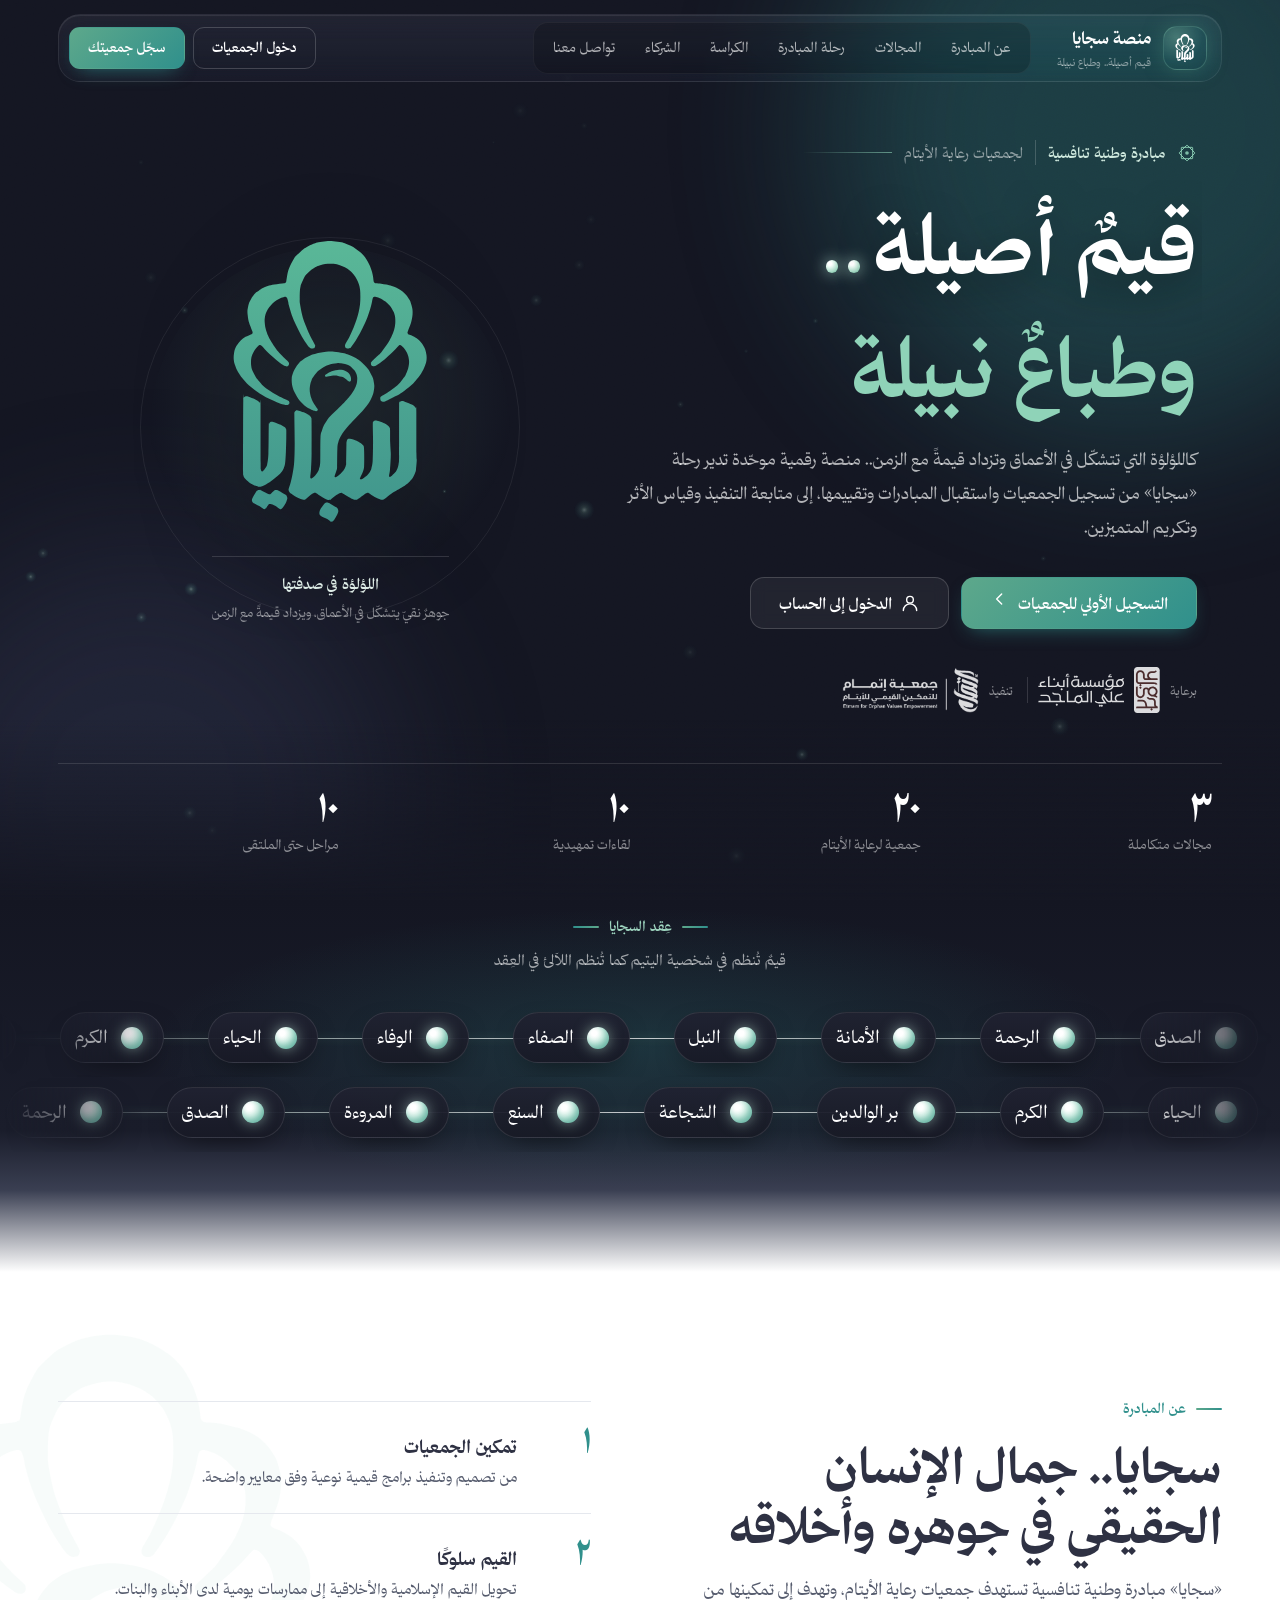
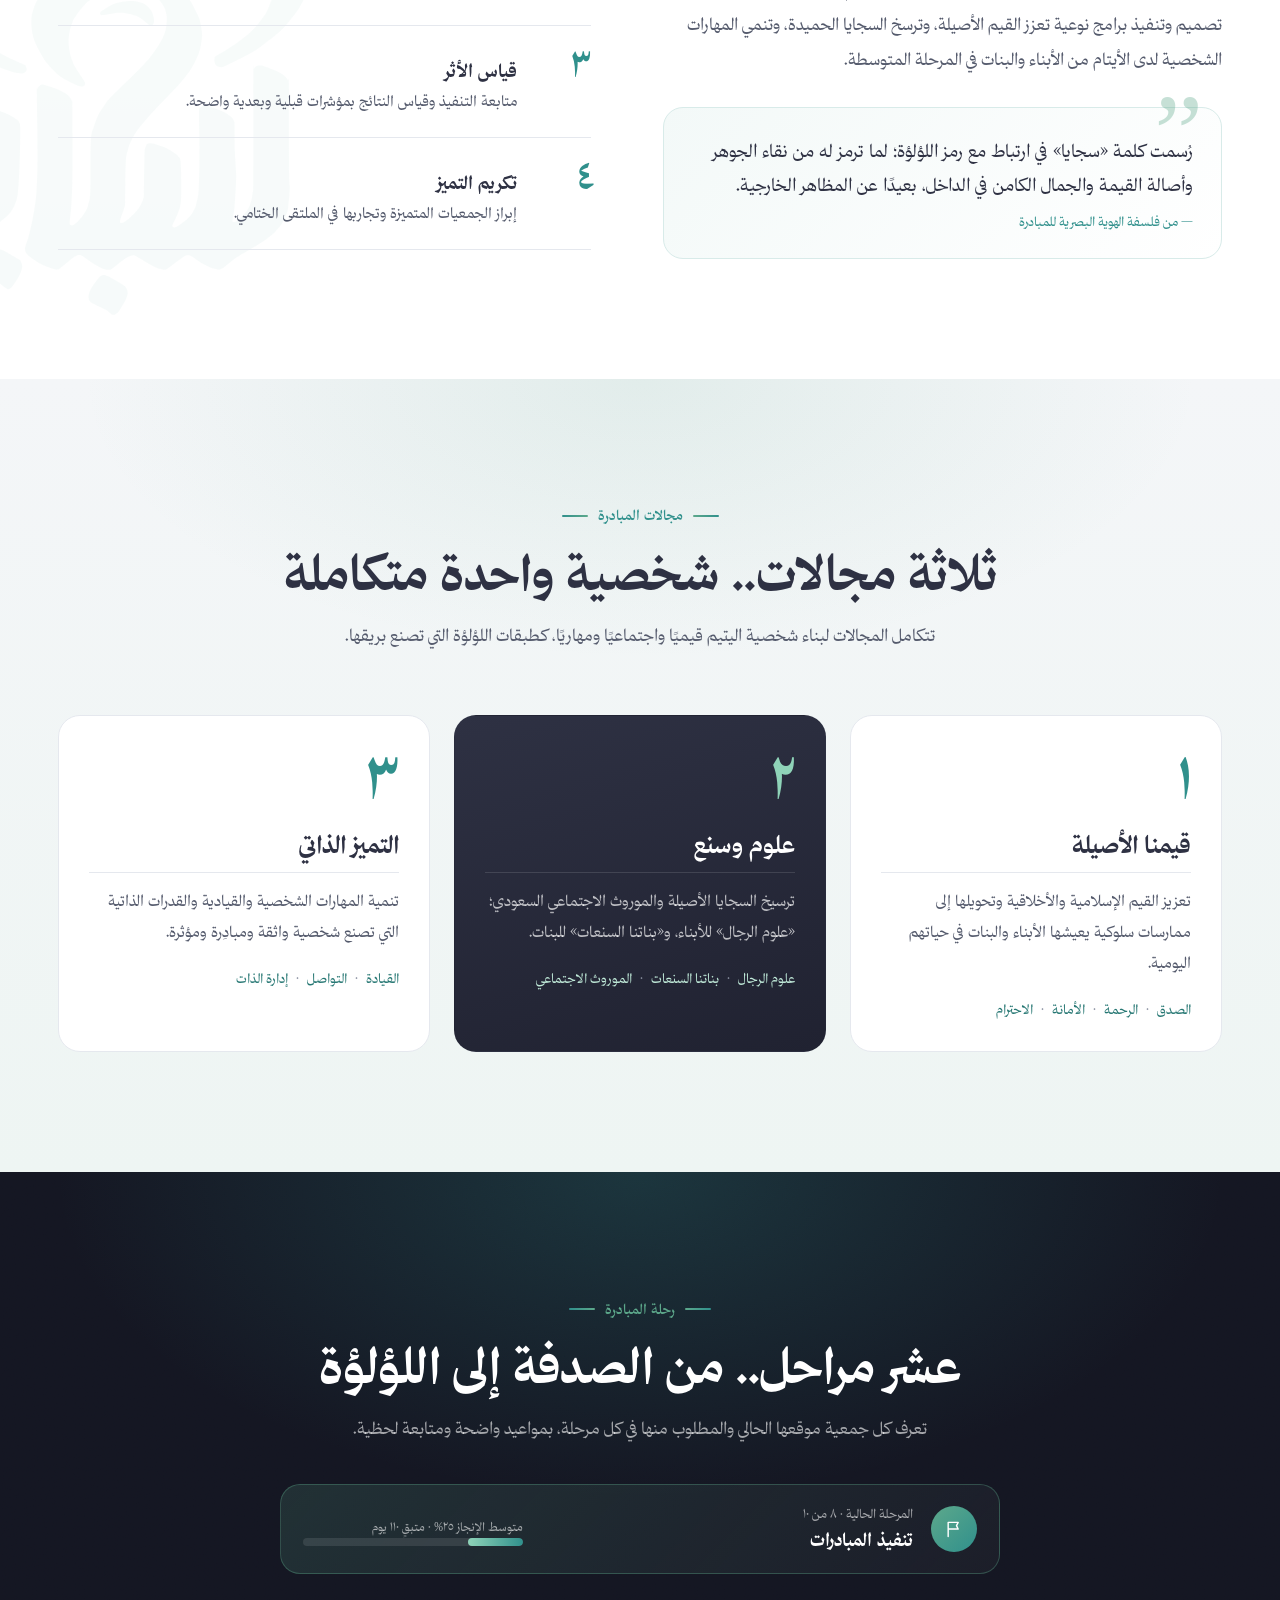
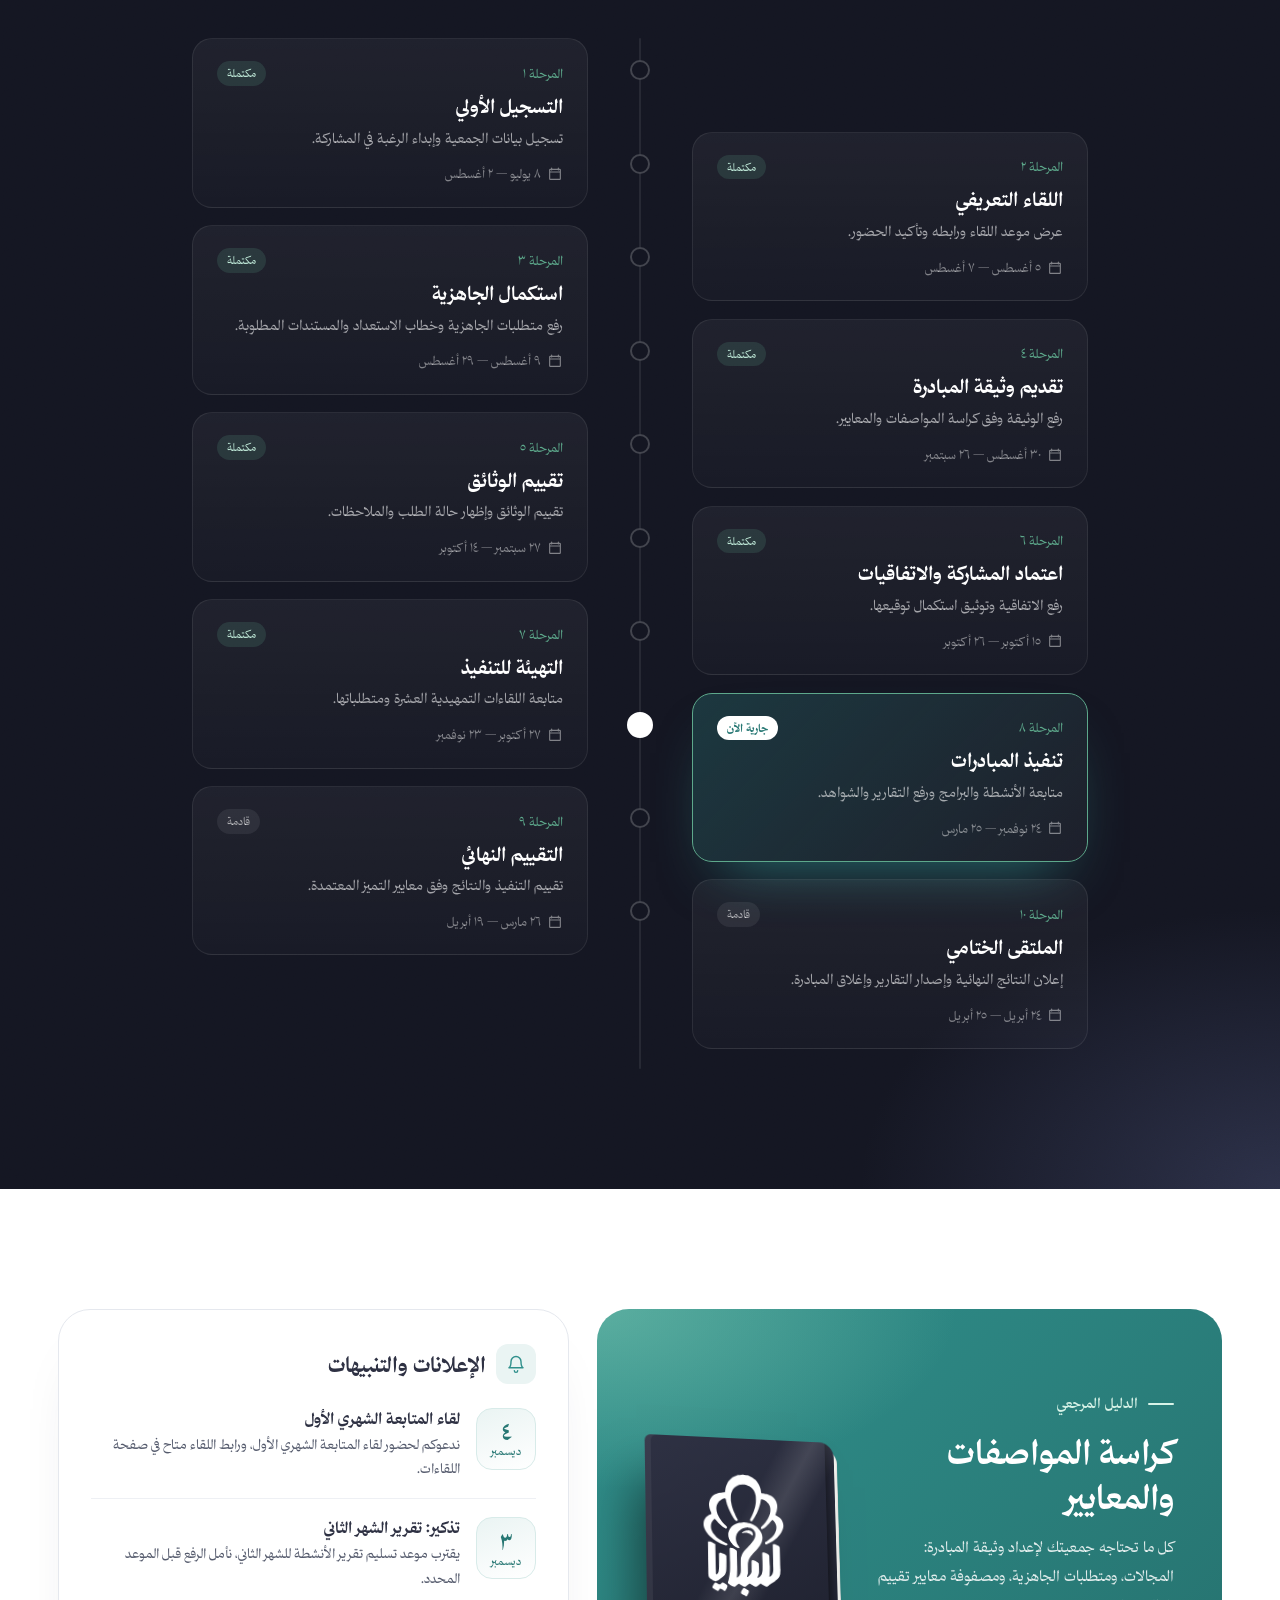
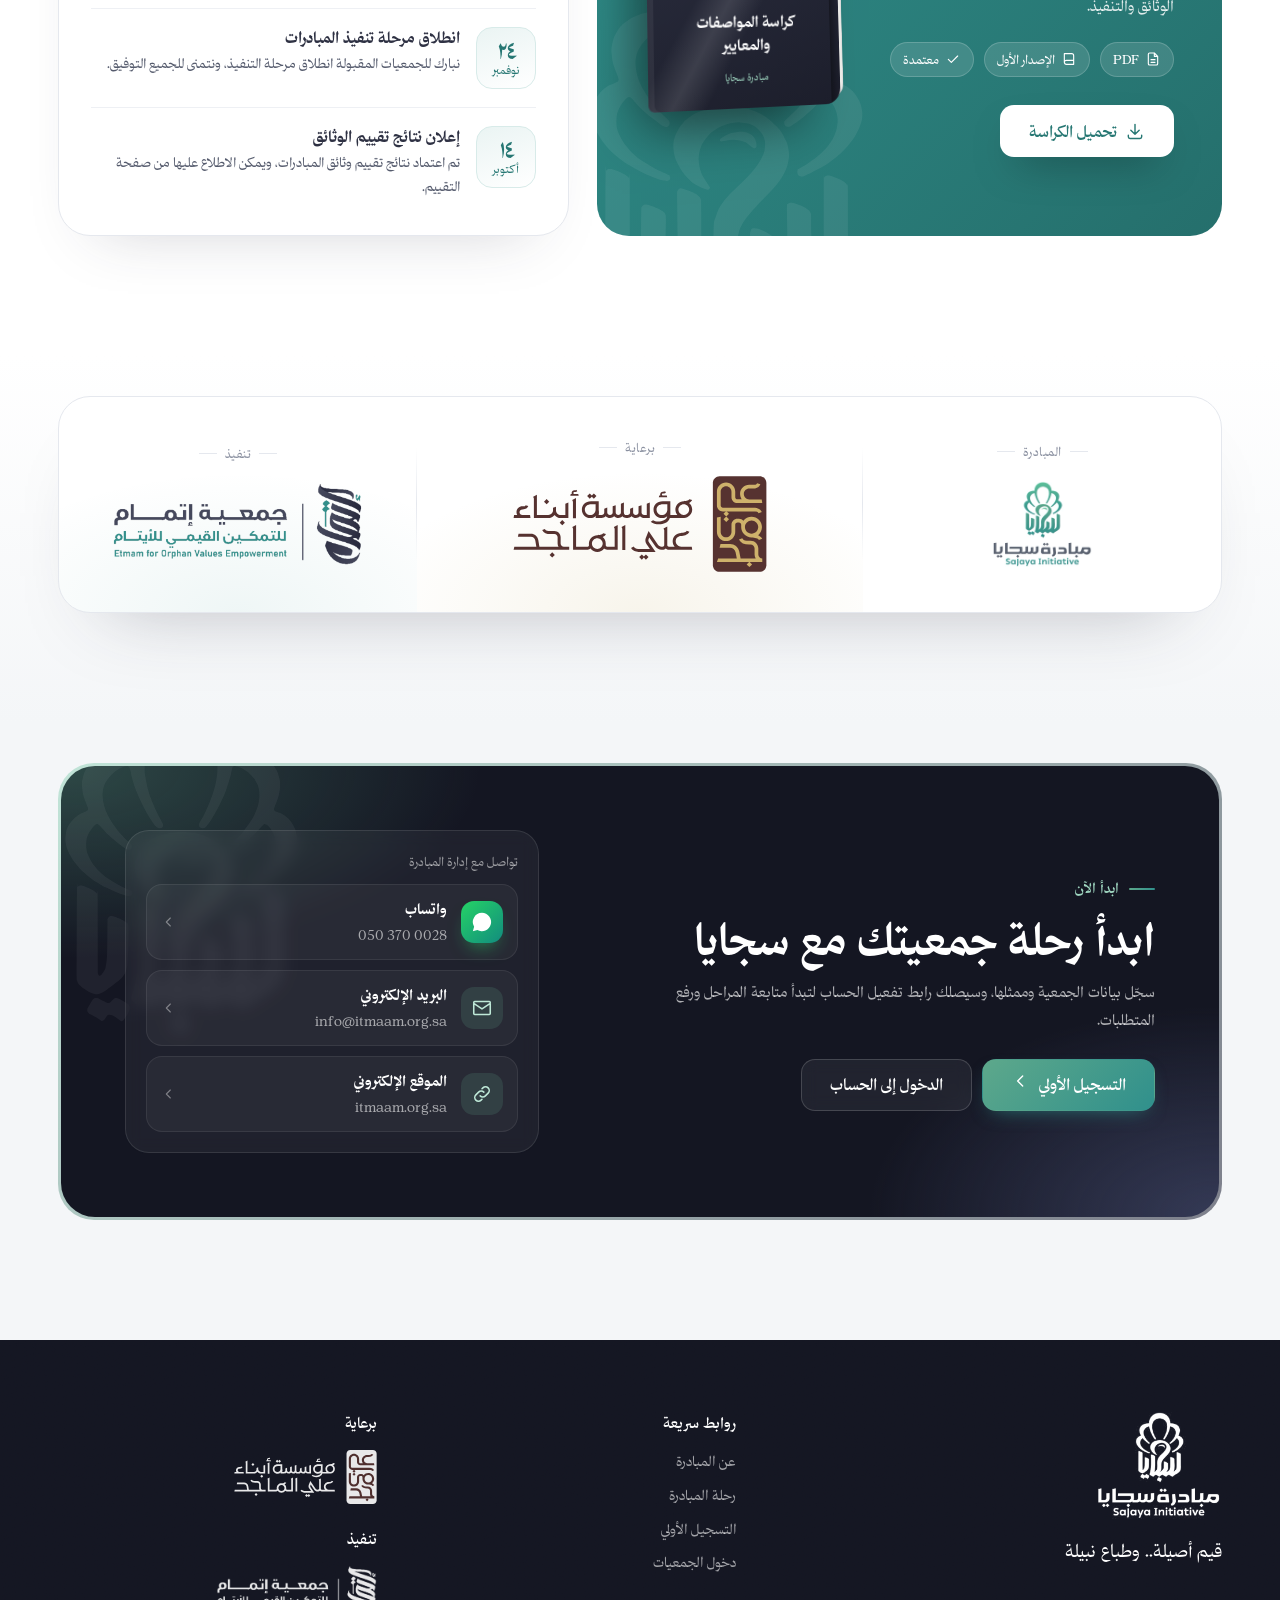
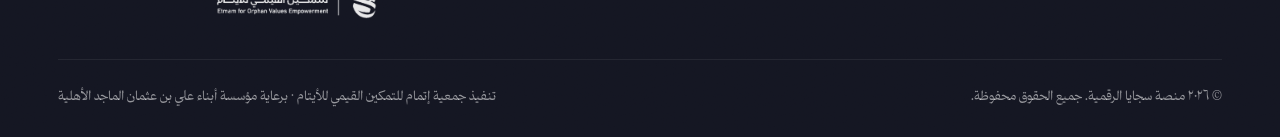
<file: index.html>
<!doctype html>
<html lang="ar" dir="rtl">
<head>
<meta charset="utf-8">
<meta name="viewport" content="width=device-width,initial-scale=1,viewport-fit=cover">
<title>منصة سجايا الرقمية — قيم أصيلة.. وطباع نبيلة</title>
<meta name="description" content="المنصة الرقمية الموحدة لإدارة مبادرة سجايا ومتابعة مراحلها وتقييم أداء الجمعيات المشاركة.">
<meta name="theme-color" content="#141622">
<link rel="icon" href="assets/img/icon.svg">
<link rel="preload" href="assets/fonts/thmanyahseriftext-Regular.otf" as="font" type="font/otf" crossorigin><link rel="preload" href="assets/fonts/thmanyahseriftext-Bold.otf" as="font" type="font/otf" crossorigin>
<link rel="stylesheet" href="assets/css/base.css?v=20261121140538">
<link rel="stylesheet" href="assets/css/landing.css?v=20261121140538">
</head>
<body>
<header class="nav" id="nav">
  <div class="bar"><div class="in">
    <a class="brand" href="#top" aria-label="منصة سجايا — الرئيسية"><span class="bmark"><img src="assets/img/icon-white.svg" alt=""></span><span>منصة سجايا<small>قيم أصيلة.. وطباع نبيلة</small></span></a>
    <nav class="links" id="links" aria-label="أقسام الصفحة">
      <span class="ind" id="ind" aria-hidden="true"></span>
      <a href="#about">عن المبادرة</a><a href="#domains">المجالات</a><a href="#journey">رحلة المبادرة</a><a href="#res">الكراسة</a><a href="#partners">الشركاء</a><a href="#contact">تواصل معنا</a>
    </nav>
    <div class="cta">
      <a class="btn line" href="app.html#/login">دخول الجمعيات</a>
      <a class="btn primary" href="app.html#/register">سجّل جمعيتك</a>
    </div>
    <button class="menu-btn" id="menuBtn" aria-label="القائمة"><i data-ic="menu"></i></button>
    <span class="nprog" aria-hidden="true"><i id="progress"></i></span>
  </div></div>
</header>
<nav class="mnav" id="mnav">
  <a href="#about">عن المبادرة</a><a href="#domains">المجالات</a><a href="#journey">رحلة المبادرة</a><a href="#res">الكراسة والإعلانات</a><a href="#partners">الشركاء</a><a href="#contact">تواصل معنا</a>
  <a class="btn primary lg" href="app.html#/register">التسجيل الأولي للجمعيات</a>
  <a class="btn glass lg" href="app.html#/login">الدخول إلى الحساب</a>
</nav>

<main id="top">
<section class="hero" style="padding:0">
  <canvas id="deep" aria-hidden="true"></canvas>
  <div class="aurora a1"></div><div class="aurora a2"></div>
  <div class="grain"></div>
  <div class="wrap main">
    <div>
      <p class="overline fade-up"><svg class="khatam" viewBox="0 0 24 24" aria-hidden="true"><rect x="5.2" y="5.2" width="13.6" height="13.6" rx=".6"/><rect x="5.2" y="5.2" width="13.6" height="13.6" rx=".6" transform="rotate(45 12 12)"/><circle cx="12" cy="12" r="2.2"/></svg><span>مبادرة وطنية تنافسية</span><em>لجمعيات رعاية الأيتام</em><span class="rule" aria-hidden="true"></span></p>
      <h1 aria-label="قيمٌ أصيلة.. وطباعٌ نبيلة"><span class="ln" aria-hidden="true"><span>قيمٌ أصيلة<span class="pdots"><i></i><i></i></span></span></span><span class="ln" aria-hidden="true"><span class="accent">وطباعٌ نبيلة</span></span></h1>
      <p class="lead fade-up d1">كاللؤلؤة التي تتشكّل في الأعماق وتزداد قيمةً مع الزمن.. منصة رقمية موحّدة تدير رحلة «سجايا» من تسجيل الجمعيات واستقبال المبادرات وتقييمها، إلى متابعة التنفيذ وقياس الأثر وتكريم المتميزين.</p>
      <div class="actions fade-up d2">
        <a class="btn primary lg" href="app.html#/register">التسجيل الأولي للجمعيات <span class="arr"><i data-ic="chev"></i></span></a>
        <a class="btn glass lg" href="app.html#/login"><i data-ic="user"></i> الدخول إلى الحساب</a>
      </div>
      <div class="trust fade-up d3"><span>برعاية</span><img src="assets/img/partners/majed-logo-white.svg" alt="مؤسسة أبناء علي بن عثمان الماجد الأهلية"><span class="sep"></span><span>تنفيذ</span><img src="assets/img/partners/itmam-white.png" alt="جمعية إتمام للتمكين القيمي للأيتام"></div>
    </div>
    <div class="stage fade-up d2" id="stage">
      <div class="r1 ring"></div><div class="orb"></div>
      <figure class="emblem"><div class="tilt" id="tilt"><img src="assets/img/icon.svg" alt="رمز سجايا: لؤلؤة داخل صدفة"></div>
        <figcaption><b>اللؤلؤة في صدفتها</b><span>جوهرٌ نقيّ يتشكّل في الأعماق، ويزداد قيمةً مع الزمن</span></figcaption></figure>
    </div>
  </div>
  <div class="wrap hstats-w"><div class="hstats fade-up d4">
    <div><b class="num" data-count="3">٠</b><span>مجالات متكاملة</span></div>
    <div><b class="num" data-count="20">٠</b><span>جمعية لرعاية الأيتام</span></div>
    <div><b class="num" data-count="10">٠</b><span>لقاءات تمهيدية</span></div>
    <div><b class="num" data-count="10">٠</b><span>مراحل حتى الملتقى</span></div>
  </div></div>
</section>

<section class="necklace" aria-label="السجايا">
  <div class="nk-h reveal"><span class="kicker">عِقد السجايا</span><p>قيمٌ تُنظم في شخصية اليتيم كما تُنظم اللآلئ في العِقد</p></div>
  <div class="nk-row" data-dir="1"><div class="nk-track" id="nk1"></div></div>
  <div class="nk-row" data-dir="-1"><div class="nk-track rev" id="nk2"></div></div>
</section>

<section class="about-sec" id="about">
  <div class="wrap about">
    <div class="reveal">
      <span class="kicker">عن المبادرة</span>
      <h2>سجايا.. جمال الإنسان الحقيقي في جوهره وأخلاقه</h2>
      <p>«سجايا» مبادرة وطنية تنافسية تستهدف جمعيات رعاية الأيتام، وتهدف إلى تمكينها من تصميم وتنفيذ برامج نوعية تعزز القيم الأصيلة، وترسخ السجايا الحميدة، وتنمي المهارات الشخصية لدى الأيتام من الأبناء والبنات في المرحلة المتوسطة.</p>
      <div class="quote"><p>رُسمت كلمة «سجايا» في ارتباط مع رمز اللؤلؤة؛ لما ترمز له من نقاء الجوهر وأصالة القيمة والجمال الكامن في الداخل، بعيدًا عن المظاهر الخارجية.</p><small>— من فلسفة الهوية البصرية للمبادرة</small></div>
    </div>
    <ol class="aims reveal">
      <li><span class="an">١</span><div><h4>تمكين الجمعيات</h4><p>من تصميم وتنفيذ برامج قيمية نوعية وفق معايير واضحة.</p></div></li>
      <li><span class="an">٢</span><div><h4>القيم سلوكًا</h4><p>تحويل القيم الإسلامية والأخلاقية إلى ممارسات يومية لدى الأبناء والبنات.</p></div></li>
      <li><span class="an">٣</span><div><h4>قياس الأثر</h4><p>متابعة التنفيذ وقياس النتائج بمؤشرات قبلية وبعدية واضحة.</p></div></li>
      <li><span class="an">٤</span><div><h4>تكريم التميز</h4><p>إبراز الجمعيات المتميزة وتجاربها في الملتقى الختامي.</p></div></li>
    </ol>
  </div>
  </div>
</section>

<section class="domains" id="domains">
  <div class="wrap">
    <div class="sec-h reveal"><span class="kicker">مجالات المبادرة</span><h2>ثلاثة مجالات.. شخصية واحدة متكاملة</h2><p>تتكامل المجالات لبناء شخصية اليتيم قيميًا واجتماعيًا ومهاريًا، كطبقات اللؤلؤة التي تصنع بريقها.</p></div>
    <div class="dom-grid">
      <article class="dom reveal"><div class="in"><span class="dn">١</span><h3>قيمنا الأصيلة</h3><p>تعزيز القيم الإسلامية والأخلاقية وتحويلها إلى ممارسات سلوكية يعيشها الأبناء والبنات في حياتهم اليومية.</p><ul><li>الصدق</li><li>الرحمة</li><li>الأمانة</li><li>الاحترام</li></ul></div></article>
      <article class="dom feat reveal"><div class="in"><span class="dn">٢</span><h3>علوم وسنع</h3><p>ترسيخ السجايا الأصيلة والموروث الاجتماعي السعودي؛ «علوم الرجال» للأبناء، و«بناتنا السنعات» للبنات.</p><ul><li>علوم الرجال</li><li>بناتنا السنعات</li><li>الموروث الاجتماعي</li></ul></div></article>
      <article class="dom reveal"><div class="in"><span class="dn">٣</span><h3>التميز الذاتي</h3><p>تنمية المهارات الشخصية والقيادية والقدرات الذاتية التي تصنع شخصية واثقة ومبادِرة ومؤثرة.</p><ul><li>القيادة</li><li>التواصل</li><li>إدارة الذات</li></ul></div></article>
    </div>
  </div>
</section>

<section class="journey" id="journey">
  <div class="glowtop"></div><div class="grain"></div>
  <div class="wrap">
    <div class="sec-h reveal"><span class="kicker">رحلة المبادرة</span><h2>عشر مراحل.. من الصدفة إلى اللؤلؤة</h2><p>تعرف كل جمعية موقعها الحالي والمطلوب منها في كل مرحلة، بمواعيد واضحة ومتابعة لحظية.</p></div>
    <div class="now-card reveal" id="nowCard"></div>
    <div class="tl" id="tl"><div class="line"><i id="tlFill"></i></div></div>
  </div>
</section>

<section class="res" id="res">
  <div class="wrap two">
    <div class="book reveal">
      <div>
        <span class="kicker">الدليل المرجعي</span>
        <h3>كراسة المواصفات والمعايير</h3>
        <p>كل ما تحتاجه جمعيتك لإعداد وثيقة المبادرة: المجالات، ومتطلبات الجاهزية، ومصفوفة معايير تقييم الوثائق والتنفيذ.</p>
        <div class="meta"><span><i data-ic="file" class="sm"></i> PDF</span><span><i data-ic="book" class="sm"></i> الإصدار الأول</span><span><i data-ic="check" class="sm"></i> معتمدة</span></div>
        <button class="btn lg" onclick="alert('سيُرفق ملف الكراسة المعتمد من لوحة الإدارة عند توفره.')"><i data-ic="download"></i> تحميل الكراسة</button>
      </div>
      <div class="mock" aria-hidden="true"><div class="pg"></div><div class="cv"><img src="assets/img/icon-white.svg" alt=""><b>كراسة المواصفات<br>والمعايير</b><small>مبادرة سجايا</small></div></div>
    </div>
    <div class="news reveal">
      <div class="hdr"><h3><span class="bi"><i data-ic="bell"></i></span> الإعلانات والتنبيهات</h3></div>
      <div id="newsList"></div>
    </div>
  </div>
</section>

<section class="partners" id="partners">
  <div class="wrap">
    <div class="pband reveal">
      <div class="sj"><small>المبادرة</small><img src="assets/img/lockup.png" alt="مبادرة سجايا"></div>
      <div class="sp"><small>برعاية</small><img src="assets/img/partners/majed-logo-primary.svg" alt="مؤسسة أبناء علي بن عثمان الماجد الأهلية"></div>
      <div class="it"><small>تنفيذ</small><img src="assets/img/partners/itmam-color.png" alt="جمعية إتمام للتمكين القيمي للأيتام"></div>
    </div>
  </div>
</section>



<section class="cta-band" id="contact">
  <div class="wrap">
    <div class="cta-box reveal"><div class="in">
      <div class="cta-txt"><span class="kicker" style="color:#9fd6c0">ابدأ الآن</span><h2>ابدأ رحلة جمعيتك مع سجايا</h2><p>سجّل بيانات الجمعية وممثلها، وسيصلك رابط تفعيل الحساب لتبدأ متابعة المراحل ورفع المتطلبات.</p>
        <div class="row mt24"><a class="btn primary lg" href="app.html#/register">التسجيل الأولي <span class="arr"><i data-ic="chev"></i></span></a><a class="btn glass lg" href="app.html#/login">الدخول إلى الحساب</a></div></div>
      <div class="cta-ct"><small>تواصل مع إدارة المبادرة</small>
        <a class="ctl wa" id="ctWa" target="_blank" rel="noopener"><span class="ci"><svg viewBox="0 0 24 24" aria-hidden="true"><path fill="currentColor" d="M12 2a10 10 0 0 0-8.6 15.1L2 22l5-1.3A10 10 0 1 0 12 2zm4.5 12.1c-.2-.1-1.5-.7-1.7-.8-.2-.1-.4-.1-.6.1l-.8 1c-.1.2-.3.2-.5.1a6.7 6.7 0 0 1-3.3-2.9c-.2-.4.2-.4.7-1.3.1-.2 0-.3 0-.4l-.8-1.8c-.2-.5-.4-.4-.6-.4h-.5a1 1 0 0 0-.7.3 3 3 0 0 0-.9 2.2 5.2 5.2 0 0 0 1.1 2.7 11.8 11.8 0 0 0 4.5 4c1.7.7 2.3.8 3.2.6.5-.1 1.5-.6 1.7-1.2.2-.6.2-1.1.2-1.2-.1-.1-.2-.2-.5-.3z"/></svg></span><span><b>واتساب</b><em dir="ltr" id="ctWaN"></em></span><i data-ic="chev" class="sm"></i></a>
        <a class="ctl" id="ctMail"><span class="ci"><i data-ic="mail"></i></span><span><b>البريد الإلكتروني</b><em dir="ltr" id="ctMailN"></em></span><i data-ic="chev" class="sm"></i></a>
        <a class="ctl" id="ctSite" target="_blank" rel="noopener"><span class="ci"><i data-ic="link"></i></span><span><b>الموقع الإلكتروني</b><em dir="ltr" id="ctSiteN"></em></span><i data-ic="chev" class="sm"></i></a>
      </div>
    </div></div>
  </div>
</section>
</main>

<footer>
  <div class="grain"></div>
  <div class="wrap">
    <div class="grid4">
      <div><img class="lock" src="assets/img/lockup-white.png" alt="مبادرة سجايا"><div class="tag">قيم أصيلة.. وطباع نبيلة</div></div>
      <div><h5>روابط سريعة</h5><ul><li><a href="#about">عن المبادرة</a></li><li><a href="#journey">رحلة المبادرة</a></li><li><a href="app.html#/register">التسجيل الأولي</a></li><li><a href="app.html#/login">دخول الجمعيات</a></li></ul></div>
      <div><h5>برعاية</h5><img class="spons" src="assets/img/partners/majed-logo-white.svg" alt="مؤسسة أبناء علي بن عثمان الماجد الأهلية"><h5 style="margin-top:22px">تنفيذ</h5><img class="spons" src="assets/img/partners/itmam-white.png" alt="جمعية إتمام للتمكين القيمي للأيتام"></div>
    </div>
    <div class="bot"><span>© <span id="yr"></span> منصة سجايا الرقمية. جميع الحقوق محفوظة.</span><span>تنفيذ جمعية إتمام للتمكين القيمي للأيتام · برعاية مؤسسة أبناء علي بن عثمان الماجد الأهلية</span></div>
  </div>
</footer>
<button class="totop" id="totop" aria-label="العودة للأعلى"><i data-ic="chev"></i></button>

<script src="assets/js/icons.js?v=20261121140538"></script>
<script src="assets/js/store.js?v=20261121140538"></script>
<script src="assets/js/landing.js?v=20261121140538"></script>
</body>
</html>
</file>
<file: assets/css/base.css>
/* ===== منصة سجايا — النظام البصري ===== */
@font-face{font-family:"Thmanyah Serif Text";src:url("../fonts/thmanyahseriftext-Light.otf") format("opentype");font-weight:300;font-display:swap}
@font-face{font-family:"Thmanyah Serif Text";src:url("../fonts/thmanyahseriftext-Regular.otf") format("opentype");font-weight:400;font-display:swap}
@font-face{font-family:"Thmanyah Serif Text";src:url("../fonts/thmanyahseriftext-Medium.otf") format("opentype");font-weight:500;font-display:swap}
@font-face{font-family:"Thmanyah Serif Text";src:url("../fonts/thmanyahseriftext-Bold.otf") format("opentype");font-weight:700;font-display:swap}
@font-face{font-family:"Thmanyah Serif Text";src:url("../fonts/thmanyahseriftext-Black.otf") format("opentype");font-weight:900;font-display:swap}

:root{
  --navy:#2E3143; --navy-800:#272A3B; --navy-900:#202231; --navy-950:#181A26;
  --slate:#555B6D; --teal:#30908C; --teal-700:#267773; --mint:#5DA88B;
  --grad:linear-gradient(135deg,#5DA88B 0%,#30908C 100%);
  --bg:#F4F6F8; --surface:#fff; --line:#E5E8EE; --line-2:#EEF0F4;
  --ink:#2E3143; --ink-2:#555B6D; --muted:#8A90A0;
  --tint:#EAF4F3; --tint-2:#F3F9F8;
  --ok:#2E9E73; --ok-bg:#E6F5EE; --warn:#C98A1B; --warn-bg:#FCF3DF;
  --bad:#CE4F47; --bad-bg:#FBEAE8; --info:#3A78B8; --info-bg:#E8F1FA;
  --r-sm:8px; --r:14px; --r-lg:20px;
  --sh-1:0 1px 2px rgba(46,49,67,.05),0 1px 1px rgba(46,49,67,.03);
  --sh-2:0 6px 24px -8px rgba(46,49,67,.14),0 2px 6px rgba(46,49,67,.05);
  --sh-3:0 24px 60px -20px rgba(24,26,38,.35);
  --f-head:"Thmanyah Serif Text",system-ui,sans-serif;
  --f-body:"Thmanyah Serif Text",system-ui,sans-serif;
}
*{box-sizing:border-box}
html{scroll-behavior:smooth;-webkit-text-size-adjust:100%}
body{margin:0;font-family:var(--f-body);color:var(--ink);background:var(--bg);font-size:15px;line-height:1.7;-webkit-font-smoothing:antialiased}
h1,h2,h3,h4{font-family:var(--f-head);margin:0;line-height:1.35;font-weight:600;letter-spacing:-.01em}
p{margin:0}
a{color:var(--teal);text-decoration:none}
button,input,select,textarea{font:inherit;color:inherit}
img{max-width:100%;display:block}
.num{font-variant-numeric:tabular-nums;font-feature-settings:"tnum"}
.ic{width:20px;height:20px;flex:none;stroke:currentColor;fill:none;stroke-width:1.7;stroke-linecap:round;stroke-linejoin:round}
.ic.sm{width:16px;height:16px}.ic.lg{width:26px;height:26px}

/* أزرار */
.btn{display:inline-flex;align-items:center;justify-content:center;gap:8px;height:42px;padding:0 18px;border-radius:11px;border:1px solid transparent;background:var(--surface);color:var(--ink);font-family:var(--f-head);font-weight:500;font-size:14px;cursor:pointer;transition:.18s;white-space:nowrap}
.btn:focus-visible,.input:focus-visible,a:focus-visible{outline:2px solid var(--teal);outline-offset:2px}
.btn.primary{background:var(--grad);color:#fff;box-shadow:0 8px 20px -10px rgba(48,144,140,.8)}
.btn.primary:hover{filter:brightness(1.06);transform:translateY(-1px)}
.btn.dark{background:var(--navy);color:#fff}.btn.dark:hover{background:var(--navy-800)}
.btn.ghost{border-color:var(--line);background:#fff}.btn.ghost:hover{border-color:var(--teal);color:var(--teal)}
.btn.soft{background:var(--tint);color:var(--teal-700)}.btn.soft:hover{background:#dcedeb}
.btn.danger{background:var(--bad-bg);color:var(--bad)}
.btn.sm{height:34px;padding:0 12px;font-size:13px;border-radius:9px}
.btn.lg{height:52px;padding:0 28px;font-size:16px;border-radius:14px}
.btn.icon{width:38px;padding:0}.btn.sm.icon{width:34px}
.btn[disabled]{opacity:.5;pointer-events:none}

/* حقول */
.field{display:flex;flex-direction:column;gap:6px;min-width:0}
.field>label{font-size:13px;font-weight:500;color:var(--ink-2)}
.input,select.input,textarea.input{width:100%;height:44px;padding:0 14px;border:1px solid var(--line);border-radius:11px;background:#fff;transition:.15s}
textarea.input{height:auto;min-height:92px;padding:10px 14px;resize:vertical;line-height:1.7}
.input:focus{border-color:var(--teal);box-shadow:0 0 0 4px rgba(48,144,140,.12);outline:0}
.input.sm{height:36px;font-size:13px;border-radius:9px}
.grid{display:grid;gap:16px}.g2{grid-template-columns:repeat(2,minmax(0,1fr))}.g3{grid-template-columns:repeat(3,minmax(0,1fr))}.g4{grid-template-columns:repeat(4,minmax(0,1fr))}
.row{display:flex;align-items:center;gap:10px;flex-wrap:wrap}.between{justify-content:space-between}.grow{flex:1;min-width:0}
.muted{color:var(--muted)}.small{font-size:13px}.xs{font-size:12px}.b{font-weight:600}.center{text-align:center}
.mt8{margin-top:8px}.mt16{margin-top:16px}.mt24{margin-top:24px}.mb16{margin-bottom:16px}

/* شارات */
.badge{display:inline-flex;align-items:center;gap:6px;height:24px;padding:0 10px;border-radius:99px;font-size:12px;font-weight:500;background:var(--line-2);color:var(--ink-2);white-space:nowrap}
.badge::before{content:"";width:6px;height:6px;border-radius:50%;background:currentColor}
.badge.plain::before{display:none}
.badge.ok{background:var(--ok-bg);color:var(--ok)}.badge.warn{background:var(--warn-bg);color:var(--warn)}
.badge.bad{background:var(--bad-bg);color:var(--bad)}.badge.info{background:var(--info-bg);color:var(--info)}
.badge.teal{background:var(--tint);color:var(--teal-700)}

/* بطاقات */
.card{background:var(--surface);border:1px solid var(--line);border-radius:var(--r);box-shadow:var(--sh-1)}
.card .hd{display:flex;align-items:center;justify-content:space-between;gap:12px;padding:16px 20px;border-bottom:1px solid var(--line-2)}
.card .hd h3{font-size:15.5px}.card .hd .sub{font-size:12.5px;color:var(--muted);font-family:var(--f-body);font-weight:400}
.card .bd{padding:20px}
.progress{height:8px;border-radius:99px;background:var(--line-2);overflow:hidden}
.progress>i{display:block;height:100%;border-radius:99px;background:var(--grad);transition:width .6s cubic-bezier(.2,.8,.2,1)}
.progress.warn>i{background:var(--warn)}.progress.bad>i{background:var(--bad)}

/* نوافذ وتنبيهات */
.modal-bg{position:fixed;inset:0;background:rgba(24,26,38,.55);backdrop-filter:blur(4px);display:flex;align-items:flex-start;justify-content:center;padding:5vh 16px;z-index:100;overflow:auto;animation:fade .18s}
.modal{background:#fff;border-radius:var(--r-lg);width:100%;max-width:640px;box-shadow:var(--sh-3);animation:pop .22s cubic-bezier(.2,.9,.3,1.1)}
.modal.wide{max-width:920px}
.modal .mh{display:flex;align-items:center;justify-content:space-between;padding:18px 22px;border-bottom:1px solid var(--line-2)}
.modal .mh h3{font-size:17px}.modal .mb{padding:22px}.modal .mf{display:flex;gap:10px;justify-content:flex-start;padding:16px 22px;border-top:1px solid var(--line-2);background:#FAFBFC;border-radius:0 0 var(--r-lg) var(--r-lg)}
#toasts{position:fixed;bottom:22px;left:22px;z-index:200;display:flex;flex-direction:column;gap:10px}
.toast{background:var(--navy);color:#fff;padding:12px 18px;border-radius:12px;box-shadow:var(--sh-3);display:flex;gap:10px;align-items:center;font-size:14px;animation:pop .25s;max-width:360px}
.toast .ic{color:var(--mint)}
@keyframes fade{from{opacity:0}}@keyframes pop{from{opacity:0;transform:translateY(10px) scale(.98)}}
@keyframes rise{from{opacity:0;transform:translateY(14px)}}

@media (max-width:860px){.g3,.g4{grid-template-columns:repeat(2,minmax(0,1fr))}}
@media (max-width:600px){.g2,.g3{grid-template-columns:1fr}body{font-size:14.5px}}
@media (prefers-reduced-motion:reduce){*{animation:none!important;transition:none!important}}
</file>
<file: assets/css/landing.css>
/* ===== الواجهة الرئيسية — «اللؤلؤة تتشكل في الأعماق» ===== */
:root{--deep:#141622;--deep-2:#1A1D2C;--glow:rgba(93,168,139,.55);--ease:cubic-bezier(.2,.8,.2,1)}
html{scroll-padding-top:90px}
body{background:#fff;overflow-x:hidden}
::selection{background:#5DA88B;color:#fff}
.wrap{max-width:1220px;margin:0 auto;padding:0 28px;position:relative}
.grain{position:absolute;inset:0;pointer-events:none;opacity:.06;mix-blend-mode:overlay;background-image:url("data:image/svg+xml,%3Csvg xmlns='http://www.w3.org/2000/svg' width='160' height='160'%3E%3Cfilter id='n'%3E%3CfeTurbulence type='fractalNoise' baseFrequency='.9' numOctaves='3' stitchTiles='stitch'/%3E%3C/filter%3E%3Crect width='100%25' height='100%25' filter='url(%23n)'/%3E%3C/svg%3E")}
#progress{position:fixed;top:0;inset-inline:0;height:3px;z-index:80;background:linear-gradient(90deg,#5DA88B,#30908C,#8fd3b8);transform-origin:right;transform:scaleX(0)}

/* شاشة البداية */
#intro{position:fixed;inset:0;z-index:200;background:var(--deep);display:grid;place-items:center;transition:opacity .7s var(--ease),visibility .7s}
#intro img{width:110px;animation:introPulse 1.4s var(--ease) both}
#intro::after{content:"";position:absolute;width:240px;height:240px;border-radius:50%;border:1px solid rgba(93,168,139,.4);animation:introRing 1.4s var(--ease) both}
#intro.out{opacity:0;visibility:hidden}
@keyframes introPulse{0%{opacity:0;transform:scale(.7);filter:blur(8px)}60%{opacity:1;filter:blur(0)}100%{transform:scale(1)}}
@keyframes introRing{0%{transform:scale(.3);opacity:0}50%{opacity:1}100%{transform:scale(1.6);opacity:0}}

/* شريط التنقل */
.nav{position:fixed;top:16px;inset-inline:0;z-index:70;transition:top .35s var(--ease)}
.nav .bar{max-width:1220px;margin:0 auto;padding:0 28px}
.nav .in{display:flex;align-items:center;gap:24px;height:66px;padding:0 10px 0 10px;padding-inline-start:18px;border-radius:20px;border:1px solid transparent;transition:.35s var(--ease)}
.nav.solid{top:10px}
.nav.solid .in{background:rgba(20,22,34,.72);backdrop-filter:blur(18px) saturate(1.4);-webkit-backdrop-filter:blur(18px) saturate(1.4);border-color:rgba(255,255,255,.08);box-shadow:0 20px 50px -20px rgba(0,0,0,.6)}
.nav .brand{display:flex;align-items:center;gap:12px;color:#fff;font-family:var(--f-head);font-weight:600;font-size:17px;white-space:nowrap}
.nav .brand img{height:40px;transition:.3s}
.nav .brand small{display:block;font-size:11px;font-weight:400;color:rgba(255,255,255,.5);font-family:var(--f-body)}
.nav .links{display:flex;gap:4px;margin-inline-start:10px}
.nav .links a{position:relative;color:rgba(255,255,255,.7);font-size:14px;padding:8px 13px;border-radius:10px;transition:.2s}
.nav .links a:hover,.nav .links a.on{color:#fff;background:rgba(255,255,255,.07)}
.nav .links a.on::after{content:"";position:absolute;bottom:3px;inset-inline:40%;height:2px;border-radius:2px;background:var(--mint)}
.nav .cta{margin-inline-start:auto;display:flex;gap:8px}
.nav .btn.line{background:transparent;border-color:rgba(255,255,255,.18);color:#fff}
.nav .btn.line:hover{border-color:var(--mint);color:#bfe9d8}
.menu-btn{display:none;background:rgba(255,255,255,.08);border:1px solid rgba(255,255,255,.12);color:#fff;width:42px;height:42px;border-radius:12px;place-items:center;cursor:pointer}
.mnav{position:fixed;inset:0;z-index:65;background:rgba(20,22,34,.96);backdrop-filter:blur(14px);display:flex;flex-direction:column;justify-content:center;gap:6px;padding:90px 28px 40px;opacity:0;visibility:hidden;transition:.35s var(--ease)}
.mnav.open{opacity:1;visibility:visible}
.mnav a{color:#fff;font-family:var(--f-head);font-size:26px;padding:10px 0;border-bottom:1px solid rgba(255,255,255,.07);transform:translateY(12px);opacity:0;transition:.4s var(--ease)}
.mnav.open a{transform:none;opacity:1}
.mnav .btn{margin-top:18px;font-size:16px}

/* أزرار لامعة */
.btn.shine{position:relative;overflow:hidden;isolation:isolate}
.btn.shine::after{content:"";position:absolute;inset:0;background:linear-gradient(105deg,transparent 35%,rgba(255,255,255,.45) 50%,transparent 65%);transform:translateX(120%);transition:none;z-index:-1}
.btn.shine:hover::after{transform:translateX(-120%);transition:transform .8s var(--ease)}
.btn.glass{background:rgba(255,255,255,.06);border-color:rgba(255,255,255,.16);color:#fff;backdrop-filter:blur(8px)}
.btn.glass:hover{background:rgba(255,255,255,.12);border-color:rgba(255,255,255,.3)}
.btn .arr{transition:transform .25s var(--ease)}.btn:hover .arr{transform:translateX(-4px)}

/* البطل — الأعماق */
.hero{position:relative;min-height:100vh;min-height:100svh;background:var(--deep);color:#fff;overflow:hidden;display:flex;flex-direction:column;isolation:isolate}
#deep{position:absolute;inset:0;width:100%;height:100%;z-index:-1}
.aurora{position:absolute;border-radius:50%;filter:blur(80px);z-index:-2;opacity:.55;will-change:transform}
.aurora.a1{width:620px;height:620px;background:#30908C;top:-180px;inset-inline-start:-160px;animation:drift1 22s ease-in-out infinite}
.aurora.a2{width:520px;height:520px;background:#3d4363;bottom:-160px;inset-inline-end:-120px;animation:drift2 26s ease-in-out infinite}
.aurora.a3{width:340px;height:340px;background:#5DA88B;top:38%;inset-inline-start:30%;opacity:.22;animation:drift1 30s ease-in-out infinite reverse}
@keyframes drift1{50%{transform:translate(-80px,60px) scale(1.12)}}
@keyframes drift2{50%{transform:translate(70px,-50px) scale(.92)}}
.hero::after{content:"";position:absolute;inset:auto 0 0 0;height:180px;background:linear-gradient(transparent,var(--deep));z-index:-1}
.hero .main{flex:1;display:grid;grid-template-columns:1.08fr .92fr;gap:40px;align-items:center;padding-top:130px;padding-bottom:40px}
.eyebrow{display:inline-flex;align-items:center;gap:10px;padding:7px 16px 7px 14px;border-radius:99px;background:rgba(93,168,139,.1);border:1px solid rgba(93,168,139,.28);color:#a8dcc7;font-size:13px;backdrop-filter:blur(6px)}
.eyebrow i{width:7px;height:7px;border-radius:50%;background:var(--mint);box-shadow:0 0 0 0 rgba(93,168,139,.6);animation:ping 2.2s infinite}
@keyframes ping{70%{box-shadow:0 0 0 10px rgba(93,168,139,0)}100%{box-shadow:0 0 0 0 rgba(93,168,139,0)}}
.hero h1{font-size:clamp(44px,6.6vw,92px);font-weight:700;line-height:1.12;margin:26px 0 22px;letter-spacing:-.025em}
.hero h1 .ln{display:block;overflow:hidden;padding-bottom:.08em}
.hero h1 .ln>span{display:inline-block;transform:translateY(110%);transition:transform 1.1s var(--ease)}
.ready .hero h1 .ln>span{transform:none}
.ready .hero h1 .ln:nth-child(2)>span{transition-delay:.12s}
.shimmer{background:linear-gradient(100deg,#8fd3b8 0%,#3fb3ad 30%,#e6fff5 48%,#3fb3ad 62%,#8fd3b8 100%);background-size:250% 100%;-webkit-background-clip:text;background-clip:text;color:transparent;animation:shim 7s linear infinite}
@keyframes shim{to{background-position:-250% 0}}
.hero p.lead{font-size:clamp(16px,1.35vw,19px);color:rgba(255,255,255,.68);max-width:580px;line-height:1.95}
.hero .actions{display:flex;gap:12px;flex-wrap:wrap;margin-top:34px}
.fade-up{opacity:0;transform:translateY(18px);transition:1s var(--ease)}
.ready .fade-up{opacity:1;transform:none}
.ready .fade-up.d1{transition-delay:.25s}.ready .fade-up.d2{transition-delay:.4s}.ready .fade-up.d3{transition-delay:.55s}.ready .fade-up.d4{transition-delay:.7s}
.trust{display:flex;align-items:center;gap:14px;margin-top:38px;color:rgba(255,255,255,.5);font-size:12.5px}
.trust img{height:34px;opacity:.85}
.trust .sep{width:1px;height:26px;background:rgba(255,255,255,.14)}

/* مسرح اللؤلؤة */
.stage{position:relative;display:grid;place-items:center;height:560px;perspective:1000px}
.stage .orb{position:absolute;width:440px;height:440px;border-radius:50%;background:radial-gradient(circle at 50% 45%,rgba(143,211,184,.32),rgba(48,144,140,.12) 45%,transparent 70%);animation:breathe 6s ease-in-out infinite}
@keyframes breathe{50%{transform:scale(1.08);opacity:.8}}
.stage .ring{position:absolute;border-radius:50%;border:1px solid rgba(255,255,255,.08)}
.stage .r1{width:330px;height:330px}
.stage .r2{width:450px;height:450px;border-style:dashed;border-color:rgba(143,211,184,.18);animation:spin 90s linear infinite}
.stage .r3{width:560px;height:560px;border-color:rgba(255,255,255,.04)}
.stage .orbit{position:absolute;width:450px;height:450px;animation:spin 18s linear infinite}
.stage .orbit.o2{width:330px;height:330px;animation-duration:26s;animation-direction:reverse}
.stage .orbit i{position:absolute;top:-6px;left:50%;width:12px;height:12px;border-radius:50%;background:radial-gradient(circle at 35% 30%,#fff,#bfe9d8 40%,#5DA88B);box-shadow:0 0 18px 4px rgba(143,211,184,.55)}
.stage .orbit.o2 i{width:8px;height:8px;top:-4px}
@keyframes spin{to{transform:rotate(360deg)}}
.stage .tilt{position:relative;transform-style:preserve-3d;transition:transform .5s var(--ease)}
.stage .tilt img{height:320px;filter:drop-shadow(0 40px 60px rgba(0,0,0,.45)) drop-shadow(0 0 40px rgba(93,168,139,.25));animation:float 7s ease-in-out infinite}
@keyframes float{50%{transform:translateY(-14px)}}
.chip{position:absolute;display:flex;align-items:center;gap:12px;padding:12px 16px;border-radius:16px;background:rgba(255,255,255,.06);border:1px solid rgba(255,255,255,.12);backdrop-filter:blur(14px);-webkit-backdrop-filter:blur(14px);font-size:13px;color:rgba(255,255,255,.85);box-shadow:0 24px 50px -24px rgba(0,0,0,.7);animation:float 8s ease-in-out infinite}
.chip .ci{width:38px;height:38px;border-radius:11px;display:grid;place-items:center;background:linear-gradient(135deg,rgba(93,168,139,.35),rgba(48,144,140,.15));color:#bfe9d8;flex:none}
.chip b{display:block;font-family:var(--f-head);font-size:19px;color:#fff;line-height:1.2}
.chip.c1{top:60px;inset-inline-end:-6px;animation-delay:-2s}.chip.c2{bottom:110px;inset-inline-start:-20px;animation-delay:-4s}.chip.c3{bottom:26px;inset-inline-end:40px;animation-delay:-6s}

.scroll-hint{position:absolute;bottom:22px;left:50%;transform:translateX(-50%);display:flex;flex-direction:column;align-items:center;gap:8px;color:rgba(255,255,255,.45);font-size:11.5px;letter-spacing:.06em}
.scroll-hint span{width:24px;height:38px;border-radius:14px;border:1.5px solid rgba(255,255,255,.25);position:relative}
.scroll-hint span::after{content:"";position:absolute;top:7px;left:50%;width:3px;height:8px;margin-left:-1.5px;border-radius:2px;background:var(--mint);animation:wheel 1.8s infinite}
@keyframes wheel{0%{opacity:0;transform:translateY(-3px)}40%{opacity:1}100%{opacity:0;transform:translateY(10px)}}

/* شريط الأرقام */
.statband{position:relative;background:var(--deep);color:#fff;padding:0 0 70px}
.stats{display:grid;grid-template-columns:repeat(4,1fr);gap:16px}
.stat{position:relative;padding:26px 24px;border-radius:20px;background:linear-gradient(180deg,rgba(255,255,255,.055),rgba(255,255,255,.015));border:1px solid rgba(255,255,255,.08);overflow:hidden}
.stat::before{content:"";position:absolute;inset-inline-start:0;top:22px;bottom:22px;width:3px;border-radius:3px;background:linear-gradient(#8fd3b8,#30908C)}
.stat b{display:block;font-family:var(--f-head);font-size:clamp(34px,3.6vw,48px);font-weight:600;line-height:1.1;background:linear-gradient(180deg,#fff,#bfe9d8);-webkit-background-clip:text;background-clip:text;color:transparent}
.stat span{color:rgba(255,255,255,.55);font-size:14px}

/* شريط القيم المتحرك */
.marquee{position:relative;background:linear-gradient(90deg,#30908C,#5DA88B,#30908C);color:#fff;overflow:hidden;padding:18px 0;transform:skewY(-1.2deg);margin-top:-14px;z-index:2;box-shadow:0 20px 40px -20px rgba(48,144,140,.6)}
.marquee .track{display:flex;gap:0;width:max-content;animation:marq 38s linear infinite;transform:skewY(1.2deg)}
.marquee span{display:flex;align-items:center;gap:22px;padding-inline-end:22px;font-family:var(--f-head);font-size:20px;font-weight:500;white-space:nowrap}
.marquee span::after{content:"";width:9px;height:9px;border-radius:50%;background:radial-gradient(circle at 35% 30%,#fff,#d8f3e8 50%,#9fd6c0);box-shadow:0 0 10px rgba(255,255,255,.7)}
@keyframes marq{to{transform:translateX(50%) skewY(1.2deg)}}

/* الأقسام */
section{padding:120px 0;position:relative}
.kicker{display:inline-flex;align-items:center;gap:10px;color:var(--teal);font-family:var(--f-head);font-size:14px;font-weight:500}
.kicker::before{content:"";width:26px;height:2px;border-radius:2px;background:linear-gradient(90deg,#5DA88B,#30908C)}
.sec-h{max-width:720px;margin:0 auto 64px;text-align:center}
.sec-h .kicker::after{content:"";width:26px;height:2px;border-radius:2px;background:linear-gradient(90deg,#30908C,#5DA88B)}
.sec-h h2,.about h2{font-size:clamp(30px,3.8vw,50px);margin:14px 0 16px;letter-spacing:-.02em;line-height:1.25}
.sec-h p{color:var(--ink-2);font-size:17px;line-height:1.9}
.reveal{opacity:0;transform:translateY(34px);transition:opacity .9s var(--ease),transform .9s var(--ease)}
.reveal.in{opacity:1;transform:none}

/* عن المبادرة */
.about-sec{background:#fff;overflow:hidden}
.about-sec::before{content:"";position:absolute;inset-inline-end:-200px;top:40px;width:620px;height:620px;background:url(../img/icon.svg) center/contain no-repeat;opacity:.04}
.about{display:grid;grid-template-columns:1.05fr 1fr;gap:72px;align-items:center}
.about p{color:var(--ink-2);font-size:17px;line-height:2.05}
.quote{position:relative;margin-top:30px;padding:26px 28px;border-radius:20px;background:linear-gradient(135deg,var(--tint-2),#fff);border:1px solid #d8ebe9}
.quote::before{content:"”";position:absolute;top:-30px;inset-inline-start:18px;font-family:Georgia,serif;font-size:110px;line-height:1;color:var(--mint);opacity:.35}
.quote p{font-family:var(--f-head);font-size:18px;color:var(--navy);line-height:1.9}
.quote small{display:block;margin-top:8px;color:var(--teal);font-size:13px}
.goals{display:grid;grid-template-columns:1fr 1fr;gap:16px}
.goal{position:relative;padding:26px 24px;border:1px solid var(--line);border-radius:22px;background:#fff;transition:.35s var(--ease);overflow:hidden}
.goal::after{content:"";position:absolute;inset:0;border-radius:inherit;background:radial-gradient(260px circle at var(--mx,50%) var(--my,50%),rgba(93,168,139,.13),transparent 60%);opacity:0;transition:.3s}
.goal:hover{transform:translateY(-6px);box-shadow:0 30px 60px -30px rgba(46,49,67,.3);border-color:#cfe6dc}.goal:hover::after{opacity:1}
.goal .n{width:52px;height:52px;border-radius:16px;background:var(--grad);color:#fff;display:grid;place-items:center;margin-bottom:18px;box-shadow:0 14px 28px -14px rgba(48,144,140,.9)}
.goal .no{position:absolute;top:18px;inset-inline-end:22px;font-family:var(--f-head);font-weight:700;font-size:15px;color:var(--line)}
.goal h4{font-size:17px;margin-bottom:6px}.goal p{font-size:14px;line-height:1.85;color:var(--ink-2)}
.goal:nth-child(2),.goal:nth-child(4){transform:translateY(28px)}
.goal:nth-child(2):hover,.goal:nth-child(4):hover{transform:translateY(22px)}

/* المجالات */
.domains{background:linear-gradient(180deg,#F4F6F8,#EEF5F3);overflow:hidden}
.domains::before{content:"";position:absolute;inset:0;background:radial-gradient(800px 400px at 50% 0%,rgba(93,168,139,.12),transparent 70%)}
.dom-grid{display:grid;grid-template-columns:repeat(3,1fr);gap:24px}
.dom{position:relative;border-radius:28px;padding:2px;background:linear-gradient(160deg,rgba(255,255,255,1),rgba(229,232,238,1));transition:transform .5s var(--ease),box-shadow .5s var(--ease);transform-style:preserve-3d}
.dom .in{position:relative;height:100%;border-radius:26px;background:#fff;padding:38px 32px 34px;overflow:hidden}
.dom .in::before{content:"";position:absolute;inset:0;background:radial-gradient(380px circle at var(--mx,50%) var(--my,0%),rgba(93,168,139,.16),transparent 55%);opacity:0;transition:.4s}
.dom:hover{box-shadow:0 40px 80px -40px rgba(48,144,140,.55);background:linear-gradient(160deg,#8fd3b8,#30908C 60%,#2E3143)}
.dom:hover .in::before{opacity:1}
.dom .no{position:absolute;top:22px;inset-inline-end:26px;font-family:var(--f-head);font-size:76px;font-weight:700;line-height:1;background:linear-gradient(180deg,#EEF0F4,transparent);-webkit-background-clip:text;background-clip:text;color:transparent}
.dom .ico{position:relative;width:70px;height:70px;border-radius:22px;background:var(--grad);color:#fff;display:grid;place-items:center;margin-bottom:26px;box-shadow:0 18px 32px -16px rgba(48,144,140,.95)}
.dom .ico::after{content:"";position:absolute;inset:-8px;border-radius:28px;border:1px dashed rgba(48,144,140,.35)}
.dom .ico .ic{width:30px;height:30px}
.dom h3{position:relative;font-size:24px;margin-bottom:12px}.dom p{position:relative;color:var(--ink-2);font-size:15.5px;line-height:2}
.dom ul{position:relative;margin:20px 0 0;padding:0;list-style:none;display:flex;gap:8px;flex-wrap:wrap}
.dom li{font-size:12.5px;padding:5px 13px;border-radius:99px;background:var(--tint-2);color:var(--teal-700);border:1px solid #d8ebe9}
.dom.feat .in{background:linear-gradient(165deg,#2E3143,#202231);color:#fff}
.dom.feat p{color:rgba(255,255,255,.7)}.dom.feat li{background:rgba(255,255,255,.06);border-color:rgba(255,255,255,.12);color:#bfe9d8}
.dom.feat .no{background:linear-gradient(180deg,rgba(255,255,255,.1),transparent);-webkit-background-clip:text;background-clip:text}
.dom.feat{background:linear-gradient(160deg,#5DA88B,#2E3143)}

/* رحلة المبادرة */
.journey{background:var(--deep);color:#fff;overflow:hidden}
.journey .glowtop{position:absolute;inset:0;background:radial-gradient(900px 500px at 50% 0%,rgba(48,144,140,.25),transparent 65%),radial-gradient(600px 400px at 100% 100%,rgba(61,67,99,.6),transparent 70%)}
.journey .sec-h h2{color:#fff}.journey .sec-h p{color:rgba(255,255,255,.62)}.journey .kicker{color:var(--mint)}
.now-card{display:flex;align-items:center;gap:18px;max-width:720px;margin:-24px auto 64px;padding:18px 22px;border-radius:20px;background:linear-gradient(135deg,rgba(93,168,139,.18),rgba(255,255,255,.03));border:1px solid rgba(93,168,139,.35)}
.now-card .pulse{width:46px;height:46px;border-radius:50%;background:var(--grad);display:grid;place-items:center;flex:none;box-shadow:0 0 0 0 rgba(93,168,139,.6);animation:ping 2s infinite}
.now-card b{font-family:var(--f-head);font-size:18px}.now-card small{display:block;color:rgba(255,255,255,.6)}
.now-card .bar{flex:1;max-width:220px}.now-card .bar div{height:8px;border-radius:9px;background:rgba(255,255,255,.1);overflow:hidden}.now-card .bar i{display:block;height:100%;background:linear-gradient(90deg,#8fd3b8,#30908C);border-radius:9px}
.now-card .bar span{font-size:12px;color:rgba(255,255,255,.6)}
.tl{position:relative;max-width:1000px;margin:0 auto}
.tl .line{position:absolute;top:0;bottom:0;left:50%;width:2px;margin-left:-1px;background:rgba(255,255,255,.08);border-radius:2px}
.tl .line i{position:absolute;top:0;inset-inline:0;height:0;background:linear-gradient(#8fd3b8,#30908C);border-radius:2px;box-shadow:0 0 18px rgba(93,168,139,.8)}
.st{position:relative;width:50%;padding:0 52px 34px}
.st:nth-child(odd){margin-inline-start:0}.st:nth-child(even){margin-inline-start:50%}
.st .dot{position:absolute;top:22px;width:20px;height:20px;border-radius:50%;background:var(--deep);border:2px solid rgba(255,255,255,.2);transition:.5s var(--ease)}
.st:nth-child(odd) .dot{inset-inline-end:-10px}.st:nth-child(even) .dot{inset-inline-start:-10px}
.st.lit .dot{border-color:var(--mint);background:var(--mint);box-shadow:0 0 0 6px rgba(93,168,139,.18),0 0 22px rgba(143,211,184,.8)}
.st.now .dot{width:26px;height:26px;top:19px;background:#fff;border-color:#fff;animation:ping 2s infinite}
.st:nth-child(odd).now .dot{inset-inline-end:-13px}.st:nth-child(even).now .dot{inset-inline-start:-13px}
.st .box{position:relative;padding:22px 24px;border-radius:20px;background:linear-gradient(180deg,rgba(255,255,255,.05),rgba(255,255,255,.02));border:1px solid rgba(255,255,255,.08);transition:.4s var(--ease)}
.st .box:hover{border-color:rgba(93,168,139,.5);background:rgba(255,255,255,.06);transform:translateY(-3px)}
.st.now .box{background:linear-gradient(135deg,rgba(48,144,140,.28),rgba(255,255,255,.04));border-color:var(--mint);box-shadow:0 30px 60px -30px rgba(48,144,140,.8)}
.st .n{display:flex;align-items:center;justify-content:space-between;gap:10px;font-size:12.5px;color:var(--mint);margin-bottom:8px;font-family:var(--f-head)}
.st .n em{font-style:normal;font-size:11px;padding:3px 10px;border-radius:99px;background:rgba(255,255,255,.07);color:rgba(255,255,255,.6)}
.st.done .n em{background:rgba(93,168,139,.18);color:#bfe9d8}.st.now .n em{background:#fff;color:var(--teal-700);font-weight:600}
.st h4{font-size:19px;margin-bottom:6px}.st p{font-size:14px;color:rgba(255,255,255,.6);line-height:1.85}
.st .d{display:flex;align-items:center;gap:6px;margin-top:12px;font-size:12.5px;color:rgba(255,255,255,.45)}

/* الكراسة والإعلانات */
.res{background:#fff}
.two{display:grid;grid-template-columns:1.1fr .9fr;gap:28px;align-items:stretch}
.book{position:relative;border-radius:32px;padding:48px;background:radial-gradient(600px 300px at 0% 0%,rgba(143,211,184,.45),transparent 60%),linear-gradient(135deg,#30908C,#256f6c);color:#fff;overflow:hidden;display:grid;grid-template-columns:1fr auto;gap:30px;align-items:center;min-height:400px}
.book::before{content:"";position:absolute;inset-inline-end:-80px;bottom:-120px;width:420px;height:420px;background:url(../img/icon-white.svg) center/contain no-repeat;opacity:.07}
.book h3{font-size:clamp(26px,2.6vw,34px);margin:14px 0 12px}.book p{color:rgba(255,255,255,.85);max-width:420px;line-height:1.95}
.book .kicker{color:#d8f3e8}.book .kicker::before{background:#d8f3e8}
.book .meta{display:flex;gap:10px;margin:22px 0 28px;flex-wrap:wrap}
.book .meta span{display:flex;align-items:center;gap:6px;font-size:12.5px;padding:6px 12px;border-radius:99px;background:rgba(255,255,255,.12);border:1px solid rgba(255,255,255,.18)}
.book .btn{background:#fff;color:var(--teal-700);box-shadow:0 18px 40px -18px rgba(0,0,0,.5)}
.mock{position:relative;width:200px;height:270px;transform:perspective(900px) rotateY(18deg) rotateX(4deg);transform-style:preserve-3d;transition:transform .6s var(--ease);animation:float 7s ease-in-out infinite}
.book:hover .mock{transform:perspective(900px) rotateY(6deg) rotateX(2deg) scale(1.03)}
.mock .cv{position:absolute;inset:0;border-radius:6px 16px 16px 6px;background:linear-gradient(160deg,#2E3143,#1c1e2b);box-shadow:-24px 30px 50px -16px rgba(0,0,0,.55),inset 6px 0 0 rgba(255,255,255,.06);padding:22px 18px;display:flex;flex-direction:column;align-items:center;justify-content:space-between;overflow:hidden}
.mock .cv::before{content:"";position:absolute;inset-inline-start:0;top:0;bottom:0;width:10px;background:linear-gradient(90deg,rgba(0,0,0,.35),transparent)}
.mock .cv::after{content:"";position:absolute;inset:0;background:linear-gradient(120deg,transparent 40%,rgba(255,255,255,.12) 50%,transparent 60%)}
.mock .cv img{width:96px;margin-top:10px}
.mock .cv b{font-family:var(--f-head);font-size:15px;text-align:center;line-height:1.5}
.mock .cv small{font-size:10px;color:#9fd6c0}
.mock .pg{position:absolute;inset:6px -8px 6px 10px;border-radius:4px 14px 14px 4px;background:#f2f2ee;transform:translateZ(-12px);box-shadow:0 0 0 1px #ddd}
.news{border:1px solid var(--line);border-radius:32px;padding:34px 32px 18px;background:#fff;box-shadow:0 30px 60px -40px rgba(46,49,67,.25)}
.news .hdr{display:flex;align-items:center;justify-content:space-between;margin-bottom:6px}
.news h3{font-size:21px;display:flex;align-items:center;gap:10px}
.news h3 .bi{width:40px;height:40px;border-radius:12px;background:var(--tint);color:var(--teal);display:grid;place-items:center}
.live{display:inline-flex;align-items:center;gap:6px;font-size:12px;color:var(--teal)}.live i{width:7px;height:7px;border-radius:50%;background:var(--mint);animation:ping 2s infinite}
.news .it{display:flex;gap:16px;padding:18px 0;border-top:1px solid var(--line-2);transition:.25s}
.news .it:first-of-type{border:0}.news .it:hover{transform:translateX(-4px)}
.news .dt{flex:none;width:60px;height:62px;border-radius:16px;background:linear-gradient(160deg,var(--tint),#fff);border:1px solid #d8ebe9;color:var(--teal-700);display:grid;place-items:center;text-align:center;line-height:1.15;font-size:11.5px}
.news .dt b{display:block;font-family:var(--f-head);font-size:21px}
.news h4{font-size:15.5px;margin-bottom:3px}.news p{font-size:13.5px;color:var(--ink-2);line-height:1.8}

/* الشركاء */
.partners{background:linear-gradient(180deg,#fff,#F4F6F8);padding:40px 0 110px}
.pband{position:relative;display:grid;grid-template-columns:1fr 1.25fr 1fr;border-radius:32px;background:#fff;border:1px solid var(--line);box-shadow:0 40px 80px -50px rgba(46,49,67,.35);overflow:hidden}
.pband>div{padding:40px 30px;display:flex;flex-direction:column;align-items:center;justify-content:center;gap:18px;text-align:center;position:relative}
.pband>div+div::before{content:"";position:absolute;inset-inline-start:0;top:24%;bottom:24%;width:1px;background:linear-gradient(transparent,var(--line),transparent)}
.pband small{font-family:var(--f-head);font-size:12.5px;color:var(--muted);letter-spacing:.04em;display:flex;align-items:center;gap:8px}
.pband small::before,.pband small::after{content:"";width:18px;height:1px;background:var(--line)}
.pband .sp{background:radial-gradient(400px 200px at 50% 100%,rgba(201,180,116,.14),transparent 70%)}
.pband .sp img{height:96px;width:auto;max-width:100%;transition:.4s var(--ease)}
.pband .sp:hover img{transform:scale(1.04)}
.pband .sj img{height:88px}
.itmam{display:flex;align-items:center;gap:12px;font-family:var(--f-head)}
.itmam .m{width:60px;height:60px;border-radius:18px;background:var(--grad);color:#fff;display:grid;place-items:center;font-size:24px;font-weight:700;box-shadow:0 14px 28px -14px rgba(48,144,140,.9)}
.itmam b{display:block;font-size:22px;color:var(--navy);text-align:start;line-height:1.2}.itmam span{font-size:12px;color:var(--muted);font-family:var(--f-body)}

/* تواصل */
.contact-sec{background:#F4F6F8;padding-top:20px}
.contact{display:grid;grid-template-columns:repeat(3,1fr);gap:18px}
.cc{display:flex;gap:16px;align-items:center;padding:24px;border:1px solid var(--line);border-radius:22px;background:#fff;transition:.3s var(--ease)}
.cc:hover{transform:translateY(-4px);box-shadow:0 24px 50px -30px rgba(46,49,67,.3)}
.cc .n{width:52px;height:52px;border-radius:16px;background:var(--tint);color:var(--teal);display:grid;place-items:center;flex:none}
.cc small{color:var(--muted);display:block;font-size:12.5px}.cc b{font-weight:600}

/* الدعوة الختامية */
.cta-band{background:#F4F6F8;padding:30px 0 120px}
.cta-box{position:relative;border-radius:36px;padding:3px;background:conic-gradient(from var(--ang,0deg),#30908C,#8fd3b8,#2E3143,#30908C);animation:rot 8s linear infinite}
@property --ang{syntax:"<angle>";initial-value:0deg;inherits:false}
@keyframes rot{to{--ang:360deg}}
.cta-box .in{position:relative;border-radius:34px;background:radial-gradient(700px 320px at 0% 0%,rgba(93,168,139,.35),transparent 60%),radial-gradient(500px 300px at 100% 100%,rgba(61,67,99,.8),transparent 70%),var(--deep);color:#fff;padding:64px;display:flex;align-items:center;justify-content:space-between;gap:30px;flex-wrap:wrap;overflow:hidden}
.cta-box .in::after{content:"";position:absolute;inset-inline-end:-60px;top:-80px;width:360px;height:360px;background:url(../img/icon-white.svg) center/contain no-repeat;opacity:.05}
.cta-box h2{font-size:clamp(28px,3.4vw,44px);margin-bottom:10px;line-height:1.3}.cta-box p{color:rgba(255,255,255,.66);max-width:520px;line-height:1.9}

footer{position:relative;background:var(--deep);color:rgba(255,255,255,.55);padding:70px 0 30px;font-size:14px;overflow:hidden}
footer .grid4{display:grid;grid-template-columns:1.4fr 1fr 1fr;gap:40px;padding-bottom:40px;border-bottom:1px solid rgba(255,255,255,.07)}
footer .lock{height:110px}
footer .tag{color:#fff;font-family:var(--f-head);font-size:18px;margin-top:16px}
footer h5{color:#fff;font-family:var(--f-head);font-size:15px;margin:0 0 14px;font-weight:500}
footer ul{list-style:none;margin:0;padding:0;display:grid;gap:10px}
footer a{color:rgba(255,255,255,.6)}footer a:hover{color:var(--mint)}
footer .spons{height:54px;opacity:.9;margin-top:6px}
footer .bot{display:flex;justify-content:space-between;gap:16px;flex-wrap:wrap;padding-top:24px;font-size:13px}
.totop{position:fixed;bottom:22px;left:22px;z-index:60;width:48px;height:48px;border-radius:15px;background:var(--grad);color:#fff;border:0;display:grid;place-items:center;cursor:pointer;box-shadow:0 18px 30px -12px rgba(48,144,140,.8);opacity:0;transform:translateY(16px);transition:.35s var(--ease)}
.totop.show{opacity:1;transform:none}.totop .ic{transform:rotate(90deg)}

@media (max-width:1060px){
  .nav .links{display:none}.menu-btn{display:grid}
  .hero .main{grid-template-columns:1fr;text-align:center;padding-top:110px;gap:0}
  .hero .main>div:first-child{display:flex;flex-direction:column;align-items:center}.hero p.lead{margin-inline:auto}.hero .actions,.trust{justify-content:center}
  .stage{height:400px;order:-1}.stage .tilt img{height:220px}.stage .r3,.stage .orb{width:330px;height:330px}.stage .r2,.stage .orbit{width:340px;height:340px}.stage .r1,.stage .orbit.o2{width:250px;height:250px}
  .chip.c1{top:30px;inset-inline-end:4%}.chip.c2{bottom:60px;inset-inline-start:2%}.chip.c3{display:none}
  .scroll-hint{display:none}
  .about,.two{grid-template-columns:1fr;gap:44px}.dom-grid,.contact{grid-template-columns:1fr}.stats{grid-template-columns:repeat(2,1fr)}
  .pband{grid-template-columns:1fr}.pband>div+div::before{inset-inline:20%;top:0;bottom:auto;width:auto;height:1px;background:linear-gradient(90deg,transparent,var(--line),transparent)}
  footer .grid4{grid-template-columns:1fr 1fr}footer .grid4>div:first-child{grid-column:1/-1}
  section{padding:84px 0}
}
@media (max-width:720px){
  .wrap,.nav .bar{padding:0 16px}.nav .cta .btn{display:none}.nav .in{height:58px}
  .tl .line{left:auto;inset-inline-start:11px}.st,.st:nth-child(even){width:100%;margin-inline-start:0;padding:0 0 22px;padding-inline-start:40px}
  .st .dot,.st:nth-child(odd) .dot,.st:nth-child(even) .dot{inset-inline-start:2px;inset-inline-end:auto}
  .st:nth-child(odd).now .dot,.st:nth-child(even).now .dot{inset-inline-start:-1px;inset-inline-end:auto}
  .goals{grid-template-columns:1fr}.goal:nth-child(2),.goal:nth-child(4){transform:none}.goal:nth-child(2):hover,.goal:nth-child(4):hover{transform:translateY(-6px)}
  .book{grid-template-columns:1fr;padding:32px 26px}.mock{display:none}.news{padding:26px 20px 10px}
  .cta-box .in{padding:38px 24px}.now-card{flex-wrap:wrap;margin-top:-30px}.now-card .bar{max-width:none;flex-basis:100%}
  .stage{height:330px}.stage .tilt img{height:180px}.chip{padding:9px 12px;font-size:12px}.chip .ci{width:32px;height:32px}.chip b{font-size:16px}
  .marquee span{font-size:16px}.stat{padding:20px 18px}
  footer .grid4{grid-template-columns:1fr}
}
@media (prefers-reduced-motion:reduce){.reveal,.fade-up,.hero h1 .ln>span{opacity:1!important;transform:none!important}#intro{display:none}}
@media (min-width:721px){.st+.st{margin-top:-96px}.st{padding-bottom:20px}}
.trust img{height:46px}
.pband .it img{height:84px;width:auto;max-width:100%;transition:.4s var(--ease)}.pband .it:hover img{transform:scale(1.04)}
.pband .it{background:radial-gradient(400px 200px at 50% 100%,rgba(48,144,140,.08),transparent 70%)}
.trust{flex-wrap:wrap;justify-content:inherit}.trust img+span,.trust span+img{margin-inline-start:-4px}
@media (max-width:720px){.trust img{height:38px}}
a.cc{color:inherit}a.cc b{color:var(--navy)}a.cc:hover .n{background:var(--grad);color:#fff}

/* ===== الشريط العلوي — زجاج بإطار متدرّج ومؤشّر منزلق ===== */
.nav{top:14px}
.nav .in{position:relative;height:68px;gap:18px;border-radius:22px;padding-inline:14px 10px;background:linear-gradient(180deg,rgba(255,255,255,.06),rgba(255,255,255,.02));border:1px solid rgba(255,255,255,.08);backdrop-filter:blur(14px) saturate(1.3);-webkit-backdrop-filter:blur(14px) saturate(1.3);box-shadow:inset 0 1px 0 rgba(255,255,255,.08)}
.nav .in::before{content:"";position:absolute;inset:-1px;border-radius:inherit;padding:1px;background:conic-gradient(from var(--nang,0deg),transparent 0 60%,rgba(143,211,184,.7) 72%,rgba(255,255,255,.9) 76%,rgba(143,211,184,.7) 80%,transparent 92%);-webkit-mask:linear-gradient(#000 0 0) content-box,linear-gradient(#000 0 0);-webkit-mask-composite:xor;mask-composite:exclude;animation:nrot 9s linear infinite;opacity:.55;pointer-events:none}
@property --nang{syntax:"<angle>";initial-value:0deg;inherits:false}
@keyframes nrot{to{--nang:360deg}}
.nav.solid .in{background:rgba(20,22,34,.78);border-color:rgba(255,255,255,.1);box-shadow:0 24px 60px -24px rgba(0,0,0,.7),inset 0 1px 0 rgba(255,255,255,.06)}
.nav .brand .bmark{position:relative;width:44px;height:44px;border-radius:14px;display:grid;place-items:center;background:radial-gradient(circle at 30% 25%,rgba(143,211,184,.35),rgba(48,144,140,.12) 60%,transparent);border:1px solid rgba(143,211,184,.25);box-shadow:0 0 24px -6px rgba(93,168,139,.6)}
.nav .brand img{height:30px}
.nav .links{position:relative;gap:2px;padding:5px;border-radius:15px;background:rgba(0,0,0,.18);border:1px solid rgba(255,255,255,.05);margin-inline-start:8px}
.nav .links a{position:relative;z-index:1;padding:8px 14px;border-radius:11px;font-size:14px;color:rgba(255,255,255,.66);transition:color .25s}
.nav .links a:hover,.nav .links a.on{background:none;color:#fff}
.nav .links a.on::after{display:none}
.nav .links .ind{position:absolute;top:5px;bottom:5px;right:0;left:auto;width:0;border-radius:11px;background:linear-gradient(135deg,rgba(93,168,139,.32),rgba(48,144,140,.18));box-shadow:inset 0 0 0 1px rgba(143,211,184,.35),0 6px 18px -8px rgba(93,168,139,.8);transition:transform .45s cubic-bezier(.3,1.3,.4,1),width .45s cubic-bezier(.3,1.3,.4,1),opacity .3s;opacity:0;pointer-events:none}
.nav .links .ind::after{content:"";position:absolute;bottom:-1px;left:30%;right:30%;height:2px;border-radius:2px;background:#bfe9d8;box-shadow:0 0 10px #8fd3b8}
html[dir=rtl] .nav .links .ind{left:0;right:auto}
.nprog{position:absolute;left:18px;right:18px;bottom:-1px;height:2px;border-radius:2px;overflow:hidden;pointer-events:none}
.nav #progress{position:absolute;inset:0;height:2px;display:block;z-index:auto;background:linear-gradient(90deg,#8fd3b8,#30908C,#e6fff5);transform-origin:right;transform:scaleX(0);box-shadow:0 0 12px rgba(143,211,184,.9)}

/* ===== أرقام البطل — شريط زجاجي ===== */
.hstats-w{position:relative;z-index:2;padding-bottom:36px}
.hstats{display:grid;grid-template-columns:repeat(4,1fr);border-radius:22px;background:linear-gradient(180deg,rgba(255,255,255,.06),rgba(255,255,255,.02));border:1px solid rgba(255,255,255,.09);backdrop-filter:blur(10px);overflow:hidden}
.hstats div{padding:22px 18px;text-align:center;position:relative}
.hstats div+div::before{content:"";position:absolute;inset-inline-start:0;top:24%;bottom:24%;width:1px;background:linear-gradient(transparent,rgba(255,255,255,.14),transparent)}
.hstats b{display:block;font-family:var(--f-head);font-size:clamp(28px,3vw,40px);font-weight:700;line-height:1.15;background:linear-gradient(180deg,#fff,#bfe9d8);-webkit-background-clip:text;background-clip:text;color:transparent}
.hstats span{color:rgba(255,255,255,.55);font-size:13.5px}

/* ===== عِقد السجايا ===== */
.necklace{position:relative;background:linear-gradient(180deg,var(--deep),#191C2A 60%,#fff 60.1%);padding:10px 0 90px;overflow:hidden}
.necklace::before{content:"";position:absolute;inset:0 0 40% 0;background:radial-gradient(700px 200px at 50% 50%,rgba(48,144,140,.22),transparent 70%);pointer-events:none}
.nk-h{position:relative;text-align:center;margin-bottom:26px;color:#fff}
.nk-h .kicker{color:#9fd6c0}.nk-h .kicker::after{content:"";width:26px;height:2px;border-radius:2px;background:linear-gradient(90deg,#30908C,#5DA88B)}
.nk-h p{color:rgba(255,255,255,.6);margin-top:8px;font-size:15px}
.nk-row{position:relative;overflow:hidden;padding:14px 0;-webkit-mask:linear-gradient(90deg,transparent,#000 12%,#000 88%,transparent);mask:linear-gradient(90deg,transparent,#000 12%,#000 88%,transparent)}
.nk-row::before{content:"";position:absolute;left:0;right:0;top:50%;height:1px;background:linear-gradient(90deg,transparent,rgba(220,240,232,.55) 20%,rgba(255,255,255,.75) 50%,rgba(220,240,232,.55) 80%,transparent);box-shadow:0 0 8px rgba(143,211,184,.4)}
.nk-row+.nk-row{margin-top:-4px}
.nk-track{position:relative;display:flex;width:max-content;animation:nk 70s linear infinite}
.nk-track.rev{animation-direction:reverse;animation-duration:85s}
.nk-row:hover .nk-track{animation-play-state:paused}
@keyframes nk{to{transform:translateX(50%)}}
.bead{display:inline-flex;align-items:center;gap:14px;margin-inline:22px;padding:9px 20px 9px 14px;border-radius:99px;background:linear-gradient(180deg,rgba(32,34,49,.95),rgba(24,26,38,.95));border:1px solid rgba(255,255,255,.1);color:#fff;font-family:var(--f-head);font-size:18px;white-space:nowrap;box-shadow:0 10px 30px -14px rgba(0,0,0,.8);transition:transform .35s cubic-bezier(.3,1.4,.5,1),border-color .3s,box-shadow .3s}
.bead:hover{transform:translateY(-4px) scale(1.04);border-color:rgba(143,211,184,.5);box-shadow:0 16px 36px -14px rgba(48,144,140,.8)}
.pearl{position:relative;width:22px;height:22px;border-radius:50%;flex:none;background:radial-gradient(circle at 32% 28%,#fff 0 12%,#f3fbf8 22%,#cfeee2 45%,#9fd6c0 70%,#6fb8a0 100%);box-shadow:0 0 14px rgba(191,233,216,.55),inset -3px -4px 6px rgba(48,144,140,.35)}
.pearl::after{content:"";position:absolute;inset:0;border-radius:50%;background:linear-gradient(120deg,transparent 35%,rgba(255,255,255,.75) 50%,transparent 65%);background-size:250% 100%;animation:sheen 4.5s ease-in-out infinite}
.bead:nth-child(3n) .pearl::after{animation-delay:-1.5s}.bead:nth-child(3n+1) .pearl::after{animation-delay:-3s}
@keyframes sheen{0%,60%{background-position:120% 0}100%{background-position:-120% 0}}

/* ===== الدعوة الختامية مع التواصل ===== */
.cta-band{padding:40px 0 120px}
.cta-box .in{display:grid;grid-template-columns:1.25fr .9fr;gap:40px;align-items:center}
.cta-txt{position:relative;z-index:1}.cta-txt h2{margin-top:10px}
.cta-ct{position:relative;z-index:1;display:grid;gap:10px;padding:20px;border-radius:24px;background:rgba(255,255,255,.05);border:1px solid rgba(255,255,255,.1);backdrop-filter:blur(8px)}
.cta-ct>small{color:rgba(255,255,255,.55);font-size:12.5px;margin-bottom:2px}
.ctl{display:flex;align-items:center;gap:14px;padding:12px 14px;border-radius:16px;background:rgba(255,255,255,.04);border:1px solid rgba(255,255,255,.08);color:#fff;transition:.25s}
.ctl:hover{background:rgba(255,255,255,.09);border-color:rgba(143,211,184,.45);transform:translateX(-4px)}
.ctl .ci{width:42px;height:42px;border-radius:13px;display:grid;place-items:center;background:rgba(93,168,139,.18);color:#bfe9d8;flex:none}
.ctl .ci svg{width:22px;height:22px}
.ctl.wa .ci{background:linear-gradient(135deg,#25D366,#128C7E);color:#fff;box-shadow:0 10px 20px -10px rgba(37,211,102,.8)}
.ctl b{display:block;font-weight:600;font-size:14.5px}.ctl em{font-style:normal;font-size:13px;color:rgba(255,255,255,.6)}
.ctl>span:nth-child(2){flex:1}.ctl>.ic{color:rgba(255,255,255,.4)}
@media (max-width:1060px){.cta-box .in{grid-template-columns:1fr}.nav .in::before{display:none}}
@media (max-width:720px){.hstats{grid-template-columns:repeat(2,1fr)}.hstats div:nth-child(3)::before{display:none}.bead{font-size:15px;margin-inline:12px;padding:7px 14px 7px 10px}.pearl{width:17px;height:17px}.necklace{padding-bottom:60px}.nav .brand .bmark{width:38px;height:38px}}
@media (prefers-reduced-motion:reduce){.nk-track,.nav .in::before{animation:none}}
.hstats-w{width:100%}
.necklace{background:linear-gradient(180deg,var(--deep) 0%,#1A1D2B 62%,#3a3f52 78%,#fff 100%);padding-bottom:120px}
.necklace::before{inset:0 0 20% 0}
@media (max-width:720px){.necklace{padding-bottom:90px}}

/* ===== عنوان البطل: مساحة كافية للنقاط والتنوين وتنسيق أدق ===== */
h1,h2,h3,h4,.hero h1,.sec-h h2,.about h2{letter-spacing:0}
.hero h1{font-size:clamp(46px,6.4vw,96px);line-height:1.28;margin:26px 0 20px;font-weight:700}
.hero h1 .ln{display:block;overflow:hidden;padding:.14em .06em .34em;margin:-.14em -.06em -.3em}
.hero h1 .ln>span{display:inline-block;padding-bottom:.04em}
.hero h1 .ln:first-child>span{color:#fff;text-shadow:0 10px 40px rgba(0,0,0,.35)}
.hero h1 .shimmer{padding:.1em .04em .3em;margin:-.1em -.04em -.3em;background:linear-gradient(100deg,#9fdcc4 0%,#46b8b0 28%,#effff8 46%,#46b8b0 60%,#9fdcc4 100%);background-size:250% 100%;-webkit-background-clip:text;background-clip:text;filter:drop-shadow(0 12px 30px rgba(48,144,140,.35))}
.pdots{display:inline-flex;gap:.12em;margin-inline-start:.16em;vertical-align:.02em}
.pdots i{width:.15em;height:.15em;border-radius:50%;background:radial-gradient(circle at 32% 28%,#fff 0 14%,#e6f7f0 30%,#9fd6c0 70%,#5DA88B);box-shadow:0 0 .18em rgba(191,233,216,.8);animation:pdot 3.6s ease-in-out infinite}
.pdots i+i{animation-delay:.25s}
@keyframes pdot{0%,100%{transform:translateY(0)}50%{transform:translateY(-.05em)}}
.hero p.lead{margin-top:6px}
@media (max-width:1060px){.hero h1{font-size:clamp(44px,11vw,72px)}}

/* ===== سطر تعريفي تحريري فوق العنوان (بدل الشارة) ===== */
.overline{display:flex;align-items:center;gap:12px;margin:0;font-family:var(--f-head);font-size:15px;color:#cfe9de;white-space:nowrap}
.overline .khatam{width:20px;height:20px;flex:none;fill:none;stroke:#8fd3b8;stroke-width:1.1;stroke-linejoin:round}
.overline .khatam circle{fill:#8fd3b8;stroke:none;opacity:.85}
.overline span{font-weight:500;letter-spacing:0}
.overline em{font-style:normal;color:rgba(255,255,255,.5);font-weight:400;padding-inline-start:12px;border-inline-start:1px solid rgba(255,255,255,.18)}
.overline .rule{flex:0 1 90px;min-width:30px;height:1px;background:linear-gradient(to left,rgba(143,211,184,.6),transparent)}
html[dir=rtl] .overline .rule{background:linear-gradient(to left,rgba(143,211,184,.6),transparent)}
@media (max-width:1060px){.overline{justify-content:center}.overline .rule{display:none}}
@media (max-width:420px){.overline{flex-wrap:wrap;row-gap:4px;white-space:normal;font-size:14px}.overline em{border:0;padding:0;flex-basis:100%;text-align:center}}

/* ===== مراجعة الطابع القوالبي: أقل مؤثرات، أكثر طباعة وهوية ===== */
/* البطل */
.aurora{opacity:.32;animation:none}
.hero::before{opacity:.025}
.stage{height:520px}
.stage .orb{width:360px;height:360px;animation:none;opacity:.55;background:radial-gradient(circle at 50% 42%,rgba(143,211,184,.22),transparent 68%)}
.stage .r1{width:380px;height:380px;border-color:rgba(255,255,255,.07)}
.emblem{position:relative;margin:0;display:flex;flex-direction:column;align-items:center;gap:26px}
.stage .tilt{transform:none!important}
.stage .tilt img{height:300px;animation:none;filter:drop-shadow(0 30px 50px rgba(0,0,0,.4))}
.emblem figcaption{display:flex;flex-direction:column;align-items:center;gap:4px;padding-top:14px;border-top:1px solid rgba(255,255,255,.14);min-width:220px;text-align:center}
.emblem figcaption b{font-family:var(--f-head);font-weight:500;font-size:15px;color:#e6f5ef}
.emblem figcaption span{font-size:13px;color:rgba(255,255,255,.5);max-width:260px;line-height:1.7}
.hero h1 .accent{color:#8fd3b8;padding:.1em .04em .3em;margin:-.1em -.04em -.3em}
/* الأرقام: صف بسيط بخط علوي رفيع */
.hstats{background:none;border:0;border-top:1px solid rgba(255,255,255,.12);border-radius:0;backdrop-filter:none}
.hstats div{padding:22px 10px 8px;text-align:start}
.hstats div+div::before{display:none}
.hstats b{background:none;-webkit-background-clip:initial;background-clip:initial;color:#fff;font-weight:600}
.hstats span{color:rgba(255,255,255,.5)}
/* الأهداف: قائمة مرقّمة */
.aims{list-style:none;margin:0;padding:0;border-top:1px solid var(--line)}
.aims li{display:grid;grid-template-columns:56px 1fr;gap:18px;align-items:baseline;padding:22px 0;border-bottom:1px solid var(--line)}
.aims .an{font-family:var(--f-head);font-size:34px;font-weight:700;color:var(--teal);line-height:1}
.aims h4{font-size:18px;margin-bottom:4px}.aims p{color:var(--ink-2);font-size:15px;line-height:1.85}
/* المجالات: بطاقات هادئة برقم كبير */
.dom{padding:0;background:none;transform:none!important;transition:none}
.dom:hover{box-shadow:none;background:none}
.dom .in{border:1px solid var(--line);border-radius:22px;padding:34px 30px 30px}
.dom .in::before,.dom::after{display:none}
.dom .dn{display:block;font-family:var(--f-head);font-size:56px;font-weight:700;line-height:1;color:var(--teal);margin-bottom:22px}
.dom h3{font-size:24px;padding-bottom:12px;margin-bottom:12px;border-bottom:1px solid var(--line)}
.dom ul{gap:0}
.dom li{background:none;border:0;padding:0;font-size:13.5px;color:var(--teal-700)}
.dom li+li::before{content:"·";margin:0 8px;color:var(--muted)}
.dom.feat .in{border-color:transparent}
.dom.feat .dn{color:#8fd3b8}.dom.feat h3{border-color:rgba(255,255,255,.12)}
.dom.feat li{color:#bfe9d8;background:none}
/* تهدئة الحركات واللمعات */
.btn.shine::after{display:none}
.nav .in::before{display:none}
.cta-box{animation:none;background:linear-gradient(135deg,rgba(143,211,184,.5),rgba(46,49,67,.6))}
.mock{animation:none}
.pearl::after{display:none}
.goal:hover,.cc:hover{transform:none}
.news .it:hover{transform:none}
@media (max-width:1060px){.stage{order:0;height:auto;padding:46px 0 10px}.stage .tilt img{height:190px}.stage .r1{width:260px;height:260px;top:20px}.stage .orb{width:260px;height:260px;top:20px}.hero .main{padding-top:118px}}
@media (max-width:720px){.stage .tilt img{height:150px}.stage .r1,.stage .orb{width:210px;height:210px}}
</file>
